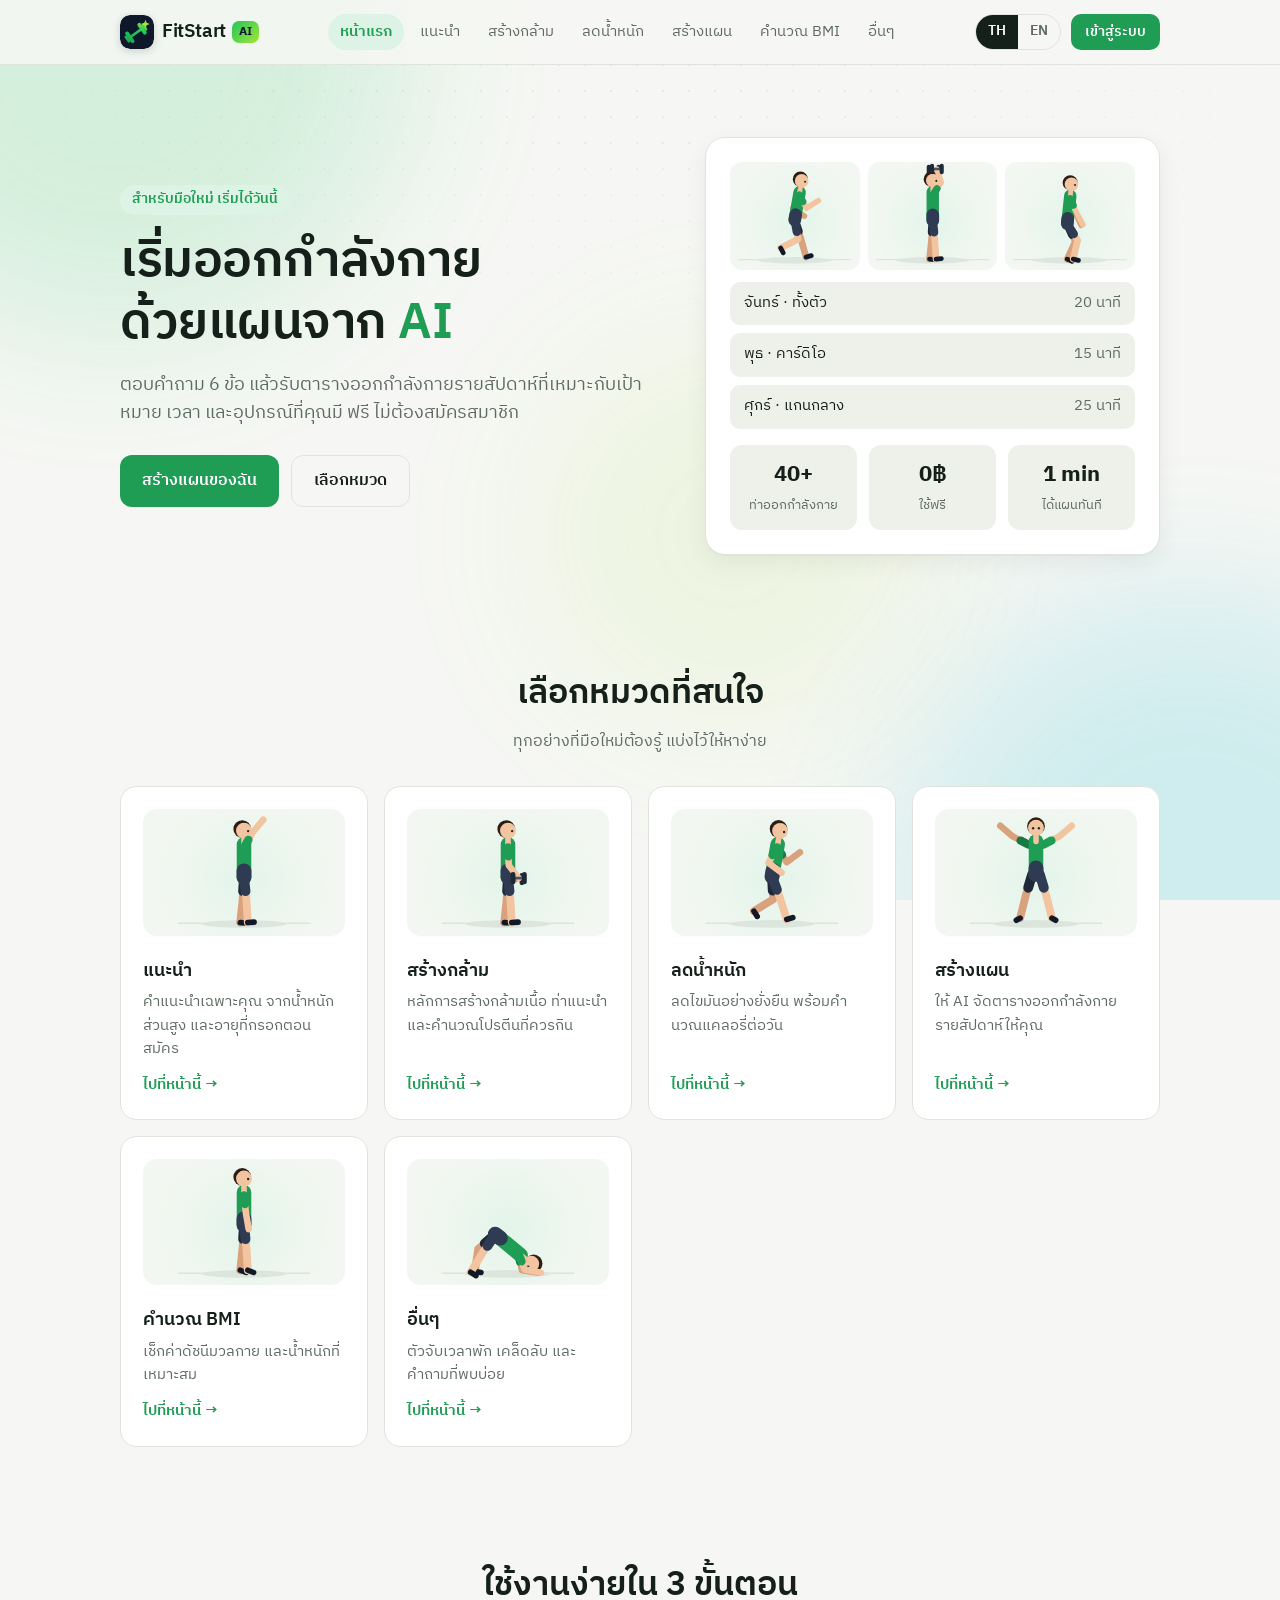
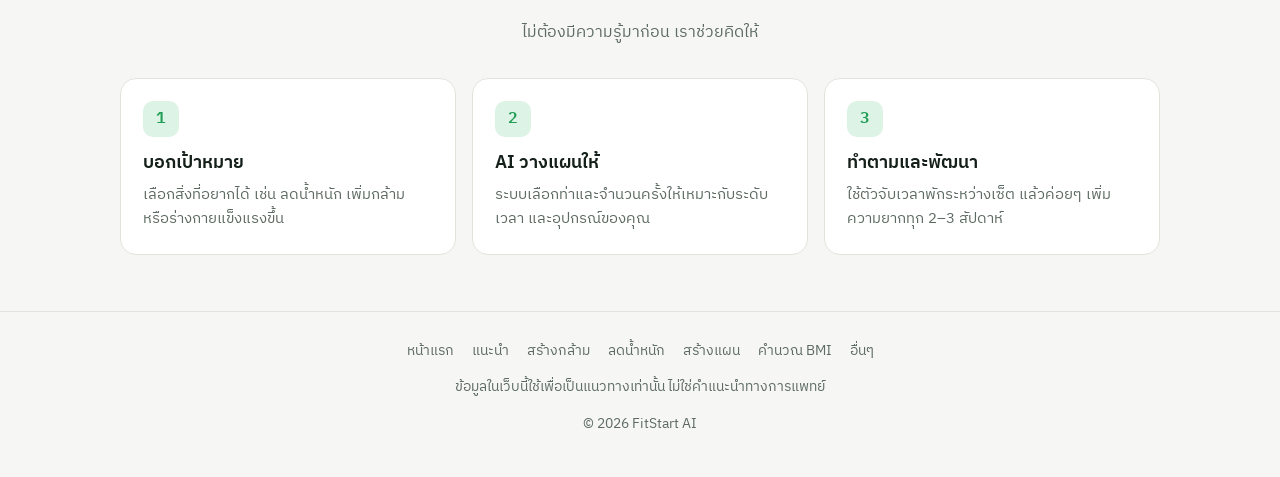
<file: index.html>
<!DOCTYPE html>
<html lang="th">
<head>
<meta charset="UTF-8">
<meta name="viewport" content="width=device-width, initial-scale=1.0">
<title>FitStart AI</title>
<link rel="icon" href="img/logo.svg" type="image/svg+xml">
<link rel="preconnect" href="https://fonts.googleapis.com">
<link rel="preconnect" href="https://fonts.gstatic.com" crossorigin>
<link href="https://fonts.googleapis.com/css2?family=IBM+Plex+Sans+Thai:wght@300;400;500;600&display=swap" rel="stylesheet">
<link rel="stylesheet" href="css/style.css?v=202611041937">
</head>
<body data-page="home">
<!-- ส่วนหัว เมนู และส่วนท้าย ถูกเพิ่มอัตโนมัติจาก js/layout.js -->

<main>
  <!-- Hero -->
  <div class="wrap hero">
    <div>
      <span class="pill"><span data-i18n="heroPill"></span></span>
      <h1 data-i18n-html="heroTitle"></h1>
      <p class="lead" data-i18n="heroLead"></p>
      <div class="btn-row">
        <a href="planner.html" class="btn" data-i18n="heroCta"></a>
        <a href="#topics" class="btn ghost" data-i18n="heroCta2"></a>
      </div>
    </div>
    <div class="hero-card" aria-hidden="true">
      <div class="hero-figs"><div class="fig" data-fig="run"></div><div class="fig" data-fig="dbpress"></div><div class="fig" data-fig="squat"></div></div>
      <div class="mini-plan">
        <div><span data-i18n="miniD1"></span><span data-i18n="mini20"></span></div>
        <div><span data-i18n="miniD2"></span><span data-i18n="mini15"></span></div>
        <div><span data-i18n="miniD3"></span><span data-i18n="mini25"></span></div>
      </div>
      <div class="stat-row">
        <div class="stat"><b>40+</b><span data-i18n="statEx"></span></div>
        <div class="stat"><b>0฿</b><span data-i18n="statFree"></span></div>
        <div class="stat"><b>1 min</b><span data-i18n="statFast"></span></div>
      </div>
    </div>
  </div>

  <!-- Categories -->
  <section id="topics">
    <div class="wrap">
      <div class="sec-head">
        <h2 data-i18n="catTitle"></h2>
        <p data-i18n="catSub"></p>
      </div>
      <div class="cats">
        <a class="cat" href="for-you.html"><div class="fig" data-fig="wave"></div><h3 data-i18n="navForYou"></h3><p data-i18n="cForYouD"></p><span class="go" data-i18n="go"></span></a>
        <a class="cat" href="muscle.html"><div class="fig" data-fig="curl"></div><h3 data-i18n="navMuscle"></h3><p data-i18n="cMuscleD"></p><span class="go" data-i18n="go"></span></a>
        <a class="cat" href="weight-loss.html"><div class="fig" data-fig="run"></div><h3 data-i18n="navLose"></h3><p data-i18n="cLoseD"></p><span class="go" data-i18n="go"></span></a>
        <a class="cat" href="planner.html"><div class="fig" data-fig="jj"></div><h3 data-i18n="navPlan"></h3><p data-i18n="cPlanD"></p><span class="go" data-i18n="go"></span></a>
        <a class="cat" href="bmi.html"><div class="fig" data-fig="calf"></div><h3 data-i18n="navBmi"></h3><p data-i18n="cBmiD"></p><span class="go" data-i18n="go"></span></a>
        <a class="cat" href="more.html"><div class="fig" data-fig="dog"></div><h3 data-i18n="navMore"></h3><p data-i18n="cMoreD"></p><span class="go" data-i18n="go"></span></a>
      </div>
    </div>
  </section>

  <!-- How it works -->
  <section id="how">
    <div class="wrap">
      <div class="sec-head">
        <h2 data-i18n="howTitle"></h2>
        <p data-i18n="howSub"></p>
      </div>
      <div class="steps">
        <div class="step"><div class="num">1</div><h3 data-i18n="s1t"></h3><p data-i18n="s1d"></p></div>
        <div class="step"><div class="num">2</div><h3 data-i18n="s2t"></h3><p data-i18n="s2d"></p></div>
        <div class="step"><div class="num">3</div><h3 data-i18n="s3t"></h3><p data-i18n="s3d"></p></div>
      </div>
    </div>
  </section>
</main>

<script src="js/i18n.js"></script>
<script src="js/data.js?v=202611041937"></script>
<script src="js/utils.js?v=202611041937"></script>
<script src="js/icons.js?v=202611041937"></script>
<script src="js/figures.js?v=202611041937"></script>
<script src="js/layout.js?v=202611041937"></script>
<script src="js/auth.js?v=202611041937"></script>
<script src="js/main.js?v=202611041937"></script>
</body>
</html>
</file>
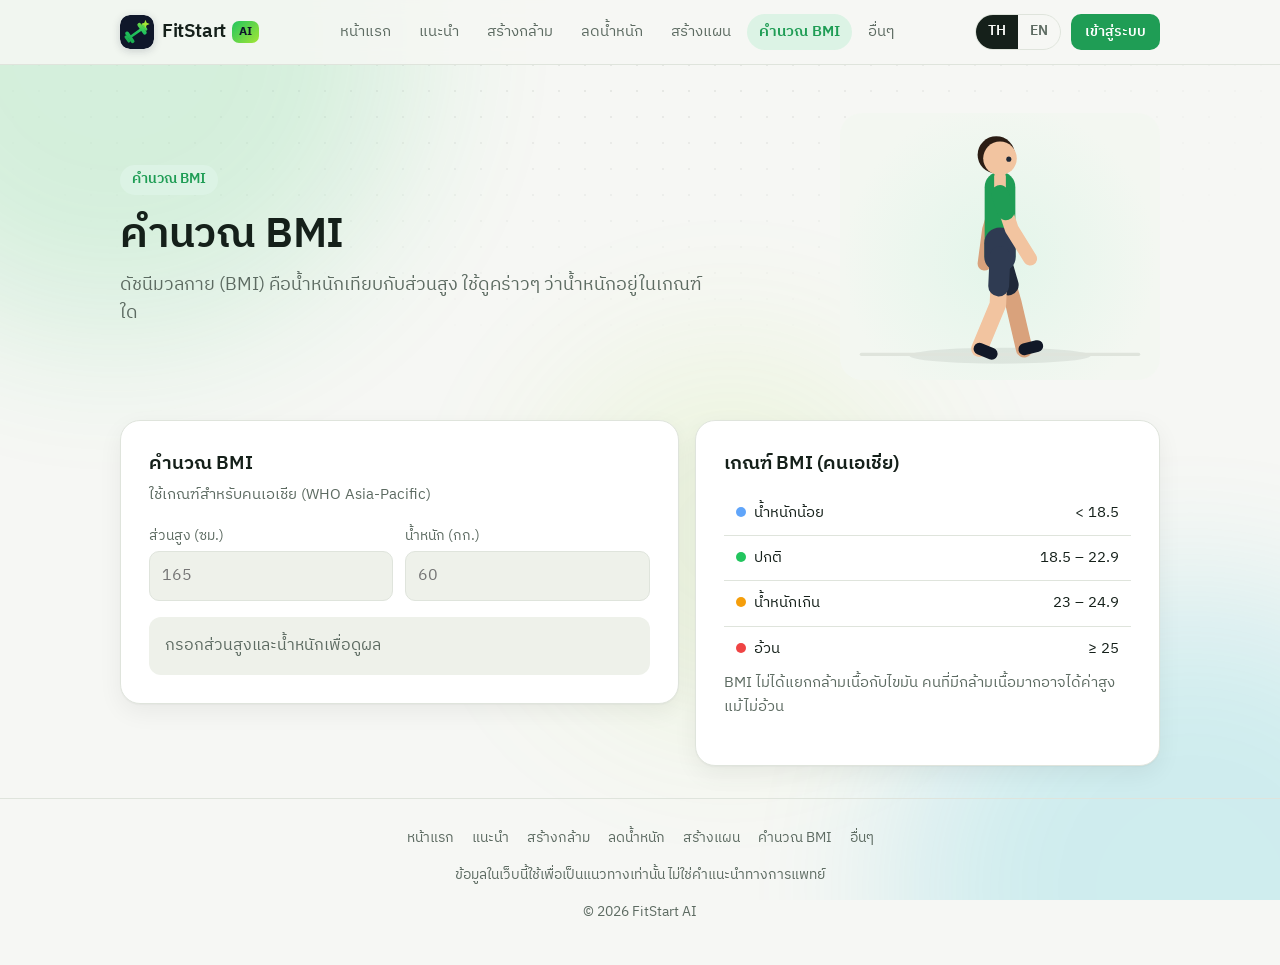
<file: bmi.html>
<!DOCTYPE html>
<html lang="th">
<head>
<meta charset="UTF-8">
<meta name="viewport" content="width=device-width, initial-scale=1.0">
<title>คำนวณ BMI · FitStart AI</title>
<link rel="icon" href="img/logo.svg" type="image/svg+xml">
<link rel="preconnect" href="https://fonts.googleapis.com">
<link rel="preconnect" href="https://fonts.gstatic.com" crossorigin>
<link href="https://fonts.googleapis.com/css2?family=IBM+Plex+Sans+Thai:wght@300;400;500;600&display=swap" rel="stylesheet">
<link rel="stylesheet" href="css/style.css?v=202611041937">
</head>
<body data-page="bmi">

<main>
  <div class="wrap page-hero has-fig">
    <div>
      <span class="pill"><span data-i18n="bmiPill"></span></span>
      <h1 data-i18n="bmiTitle"></h1>
      <p class="lead" data-i18n="bmiLead"></p>
    </div>
    <div class="fig hero-fig" data-fig="walk"></div>
  </div>

  <section class="tight">
    <div class="wrap two-col">
      <div class="panel tool">
        <h3 data-i18n="bmiTitle"></h3>
        <p data-i18n="bmiSub"></p>
        <div class="field-row">
          <div class="field">
            <label for="h" data-i18n="height"></label>
            <input id="h" type="number" inputmode="decimal" min="100" max="230" placeholder="165">
          </div>
          <div class="field">
            <label for="w" data-i18n="weight"></label>
            <input id="w" type="number" inputmode="decimal" min="25" max="250" placeholder="60">
          </div>
        </div>
        <div class="bmi-out" id="bmiOut"></div>
      </div>

      <div class="panel tool">
        <h3 data-i18n="bmiTableTitle"></h3>
        <table class="bmi-table" style="margin-top:12px"><tbody id="bmiTable"></tbody></table>
        <p class="hint" data-i18n="bmiNote"></p>
      </div>
    </div>
  </section>
</main>

<script src="js/i18n.js"></script>
<script src="js/data.js?v=202611041937"></script>
<script src="js/utils.js?v=202611041937"></script>
<script src="js/icons.js?v=202611041937"></script>
<script src="js/figures.js?v=202611041937"></script>
<script src="js/layout.js?v=202611041937"></script>
<script src="js/auth.js?v=202611041937"></script>
<script src="js/bmi.js?v=202611041937"></script>
<script src="js/main.js?v=202611041937"></script>
</body>
</html>
</file>
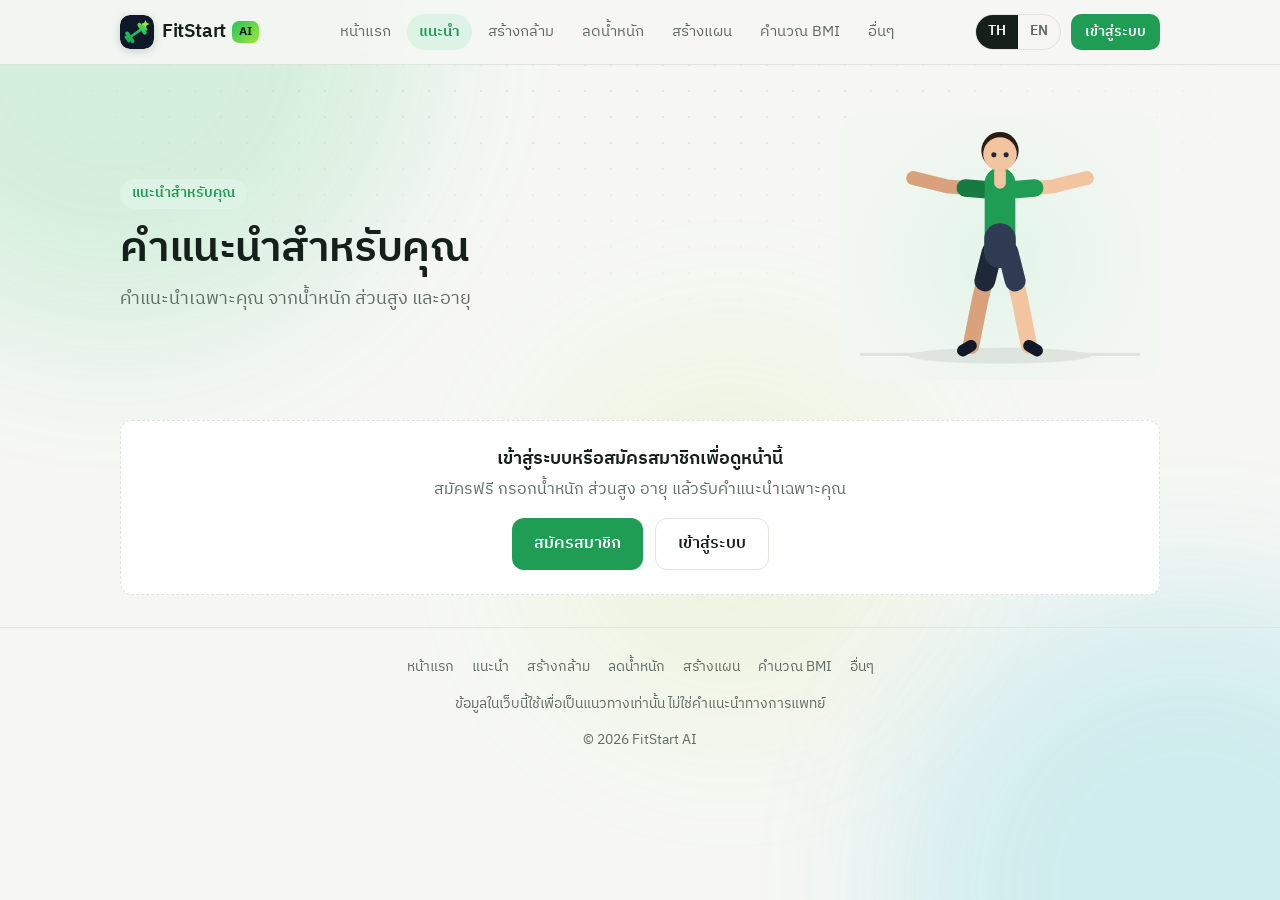
<file: for-you.html>
<!DOCTYPE html>
<html lang="th">
<head>
<meta charset="UTF-8">
<meta name="viewport" content="width=device-width, initial-scale=1.0">
<title>แนะนำสำหรับคุณ · FitStart AI</title>
<link rel="icon" href="img/logo.svg" type="image/svg+xml">
<link rel="preconnect" href="https://fonts.googleapis.com">
<link rel="preconnect" href="https://fonts.gstatic.com" crossorigin>
<link href="https://fonts.googleapis.com/css2?family=IBM+Plex+Sans+Thai:wght@300;400;500;600&display=swap" rel="stylesheet">
<link rel="stylesheet" href="css/style.css?v=202611041937">
</head>
<body data-page="foryou">

<main>
  <div class="wrap page-hero has-fig">
    <div>
      <span class="pill"><span data-i18n="rPill"></span></span>
      <h1 data-i18n="rTitle"></h1>
      <p class="lead" id="fyLead"></p>
    </div>
    <div class="fig hero-fig" data-fig="jj"></div>
  </div>

  <!-- Not logged in -->
  <section class="tight" id="fyGuest" hidden>
    <div class="wrap">
      <div class="empty">
        <p style="font-size:1.1rem;color:var(--text);font-weight:600;margin:0 0 4px" data-i18n="needLogin"></p>
        <p style="margin:0 0 16px" data-i18n="needLoginSub"></p>
        <div class="btn-row" style="justify-content:center">
          <button type="button" class="btn" id="fySignup" data-i18n="signup"></button>
          <button type="button" class="btn ghost" id="fyLogin" data-i18n="login"></button>
        </div>
      </div>
    </div>
  </section>

  <!-- Logged in, but body details missing -->
  <section class="tight" id="fyNoBody" hidden>
    <div class="wrap">
      <div class="empty">
        <p style="font-size:1.1rem;color:var(--text);font-weight:600;margin:0 0 4px" data-i18n="needProfile"></p>
        <p style="margin:0 0 16px" data-i18n="needProfileSub"></p>
        <a class="btn" href="profile.html" data-i18n="goProfile"></a>
      </div>
    </div>
  </section>

  <!-- Recommendations -->
  <div id="fyMain" hidden>
    <section class="tight">
      <div class="wrap two-col">
        <div class="panel">
          <h2 class="panel-title" data-i18n="rGoalTitle"></h2>
          <div id="fyGoal"></div>
        </div>
        <div class="panel">
          <h2 class="panel-title" data-i18n="rPlanTitle"></h2>
          <div id="fyPlan"></div>
        </div>
      </div>
    </section>

    <section class="tight">
      <div class="wrap">
        <div class="panel">
          <h2 class="panel-title" data-i18n="rNumbers"></h2>
          <div class="result-row" id="fyNumbers"></div>
          <div class="field" style="margin-top:16px;max-width:420px">
            <label for="fyAct" data-i18n="activity"></label>
            <select id="fyAct"></select>
          </div>
          <p class="hint" data-i18n="rActNote"></p>
        </div>
      </div>
    </section>

    <section class="tight">
      <div class="wrap">
        <div class="sec-head">
          <h2 data-i18n="rExTitle"></h2>
          <p data-i18n="rExSub"></p>
        </div>
        <div class="ex-grid" id="fyEx"></div>
      </div>
    </section>

    <section class="tight">
      <div class="wrap">
        <div class="panel">
          <h2 class="panel-title" data-i18n="rTipsTitle"></h2>
          <ul class="tip-list" id="fyTips"></ul>
        </div>
      </div>
    </section>
  </div>
</main>

<script src="js/i18n.js"></script>
<script src="js/data.js?v=202611041937"></script>
<script src="js/utils.js?v=202611041937"></script>
<script src="js/icons.js?v=202611041937"></script>
<script src="js/figures.js?v=202611041937"></script>
<script src="js/layout.js?v=202611041937"></script>
<script src="js/auth.js?v=202611041937"></script>
<script src="js/for-you.js?v=202611041937"></script>
<script src="js/main.js?v=202611041937"></script>
</body>
</html>
</file>
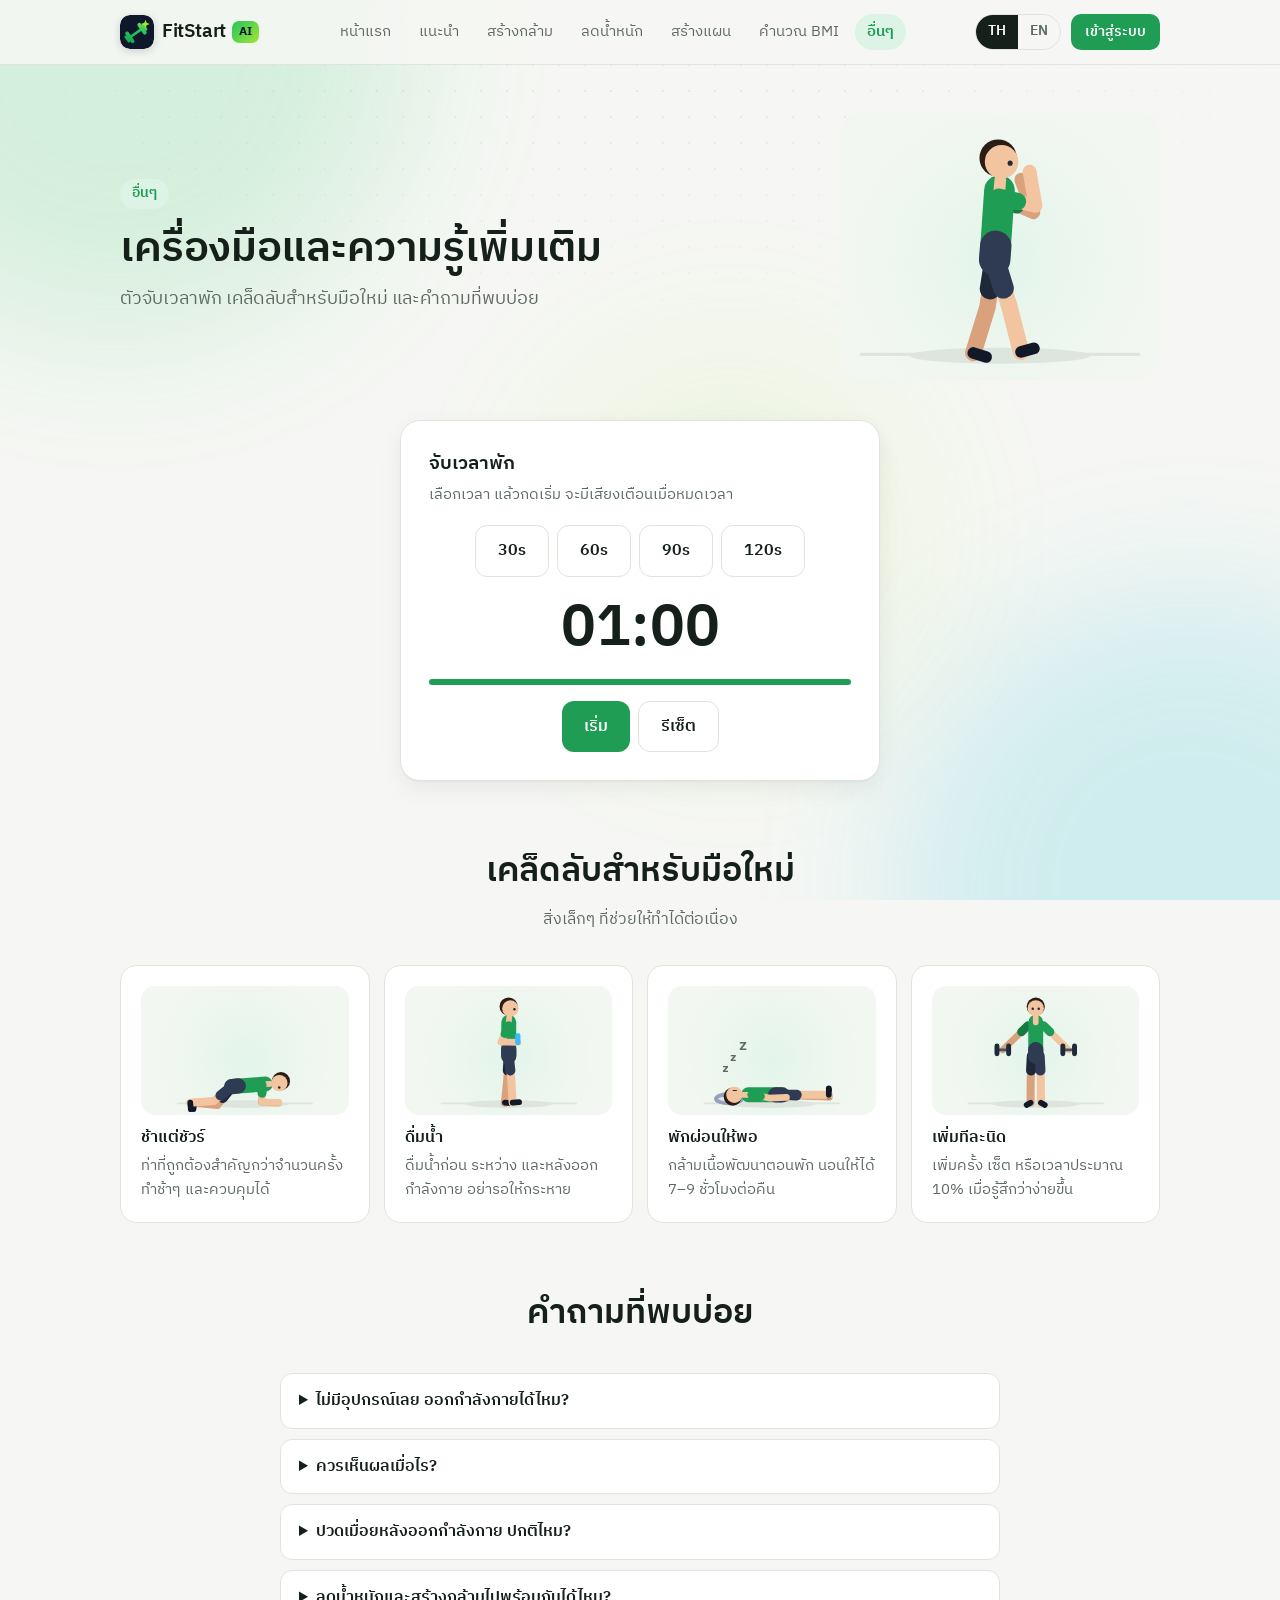
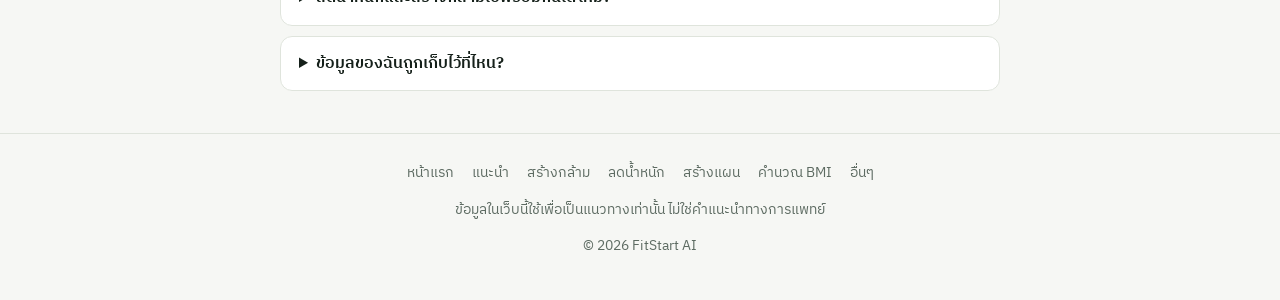
<file: more.html>
<!DOCTYPE html>
<html lang="th">
<head>
<meta charset="UTF-8">
<meta name="viewport" content="width=device-width, initial-scale=1.0">
<title>อื่นๆ · FitStart AI</title>
<link rel="icon" href="img/logo.svg" type="image/svg+xml">
<link rel="preconnect" href="https://fonts.googleapis.com">
<link rel="preconnect" href="https://fonts.gstatic.com" crossorigin>
<link href="https://fonts.googleapis.com/css2?family=IBM+Plex+Sans+Thai:wght@300;400;500;600&display=swap" rel="stylesheet">
<link rel="stylesheet" href="css/style.css?v=202611041937">
</head>
<body data-page="more">

<main>
  <div class="wrap page-hero has-fig">
    <div>
      <span class="pill"><span data-i18n="morePill"></span></span>
      <h1 data-i18n="moreTitle"></h1>
      <p class="lead" data-i18n="moreLead"></p>
    </div>
    <div class="fig hero-fig" data-fig="boxstep"></div>
  </div>

  <!-- Rest timer -->
  <section class="tight" id="timer">
    <div class="wrap" style="max-width:520px">
      <div class="panel tool">
        <h3 data-i18n="timerTitle"></h3>
        <p data-i18n="timerSub"></p>
        <div class="center" id="presets">
          <button type="button" class="btn ghost" data-sec="30">30s</button>
          <button type="button" class="btn ghost" data-sec="60">60s</button>
          <button type="button" class="btn ghost" data-sec="90">90s</button>
          <button type="button" class="btn ghost" data-sec="120">120s</button>
        </div>
        <div class="timer-display" id="tDisplay">01:00</div>
        <div class="timer-ring"><div id="tBar"></div></div>
        <div class="center">
          <button type="button" class="btn" id="tStart"></button>
          <button type="button" class="btn ghost" id="tReset" data-i18n="reset"></button>
        </div>
      </div>
    </div>
  </section>

  <!-- Tips -->
  <section class="tight" id="tips">
    <div class="wrap">
      <div class="sec-head">
        <h2 data-i18n="tipsTitle"></h2>
        <p data-i18n="tipsSub"></p>
      </div>
      <div class="tips">
        <div class="tip"><div class="fig" data-fig="plank"></div><h3 data-i18n="t1t"></h3><p data-i18n="t1d"></p></div>
        <div class="tip"><div class="fig" data-fig="drink"></div><h3 data-i18n="t2t"></h3><p data-i18n="t2d"></p></div>
        <div class="tip"><div class="fig" data-fig="sleep"></div><h3 data-i18n="t3t"></h3><p data-i18n="t3d"></p></div>
        <div class="tip"><div class="fig" data-fig="lateralraise"></div><h3 data-i18n="t4t"></h3><p data-i18n="t4d"></p></div>
      </div>
    </div>
  </section>

  <!-- FAQ -->
  <section class="tight" id="faq">
    <div class="wrap faq">
      <div class="sec-head"><h2 data-i18n="faqTitle"></h2></div>
      <details><summary data-i18n="f1q"></summary><p data-i18n="f1a"></p></details>
      <details><summary data-i18n="f2q"></summary><p data-i18n="f2a"></p></details>
      <details><summary data-i18n="f3q"></summary><p data-i18n="f3a"></p></details>
      <details><summary data-i18n="f5q"></summary><p data-i18n="f5a"></p></details>
      <details><summary data-i18n="f4q"></summary><p data-i18n="f4a"></p></details>
    </div>
  </section>
</main>

<script src="js/i18n.js"></script>
<script src="js/data.js?v=202611041937"></script>
<script src="js/utils.js?v=202611041937"></script>
<script src="js/icons.js?v=202611041937"></script>
<script src="js/figures.js?v=202611041937"></script>
<script src="js/layout.js?v=202611041937"></script>
<script src="js/auth.js?v=202611041937"></script>
<script src="js/timer.js?v=202611041937"></script>
<script src="js/main.js?v=202611041937"></script>
</body>
</html>
</file>
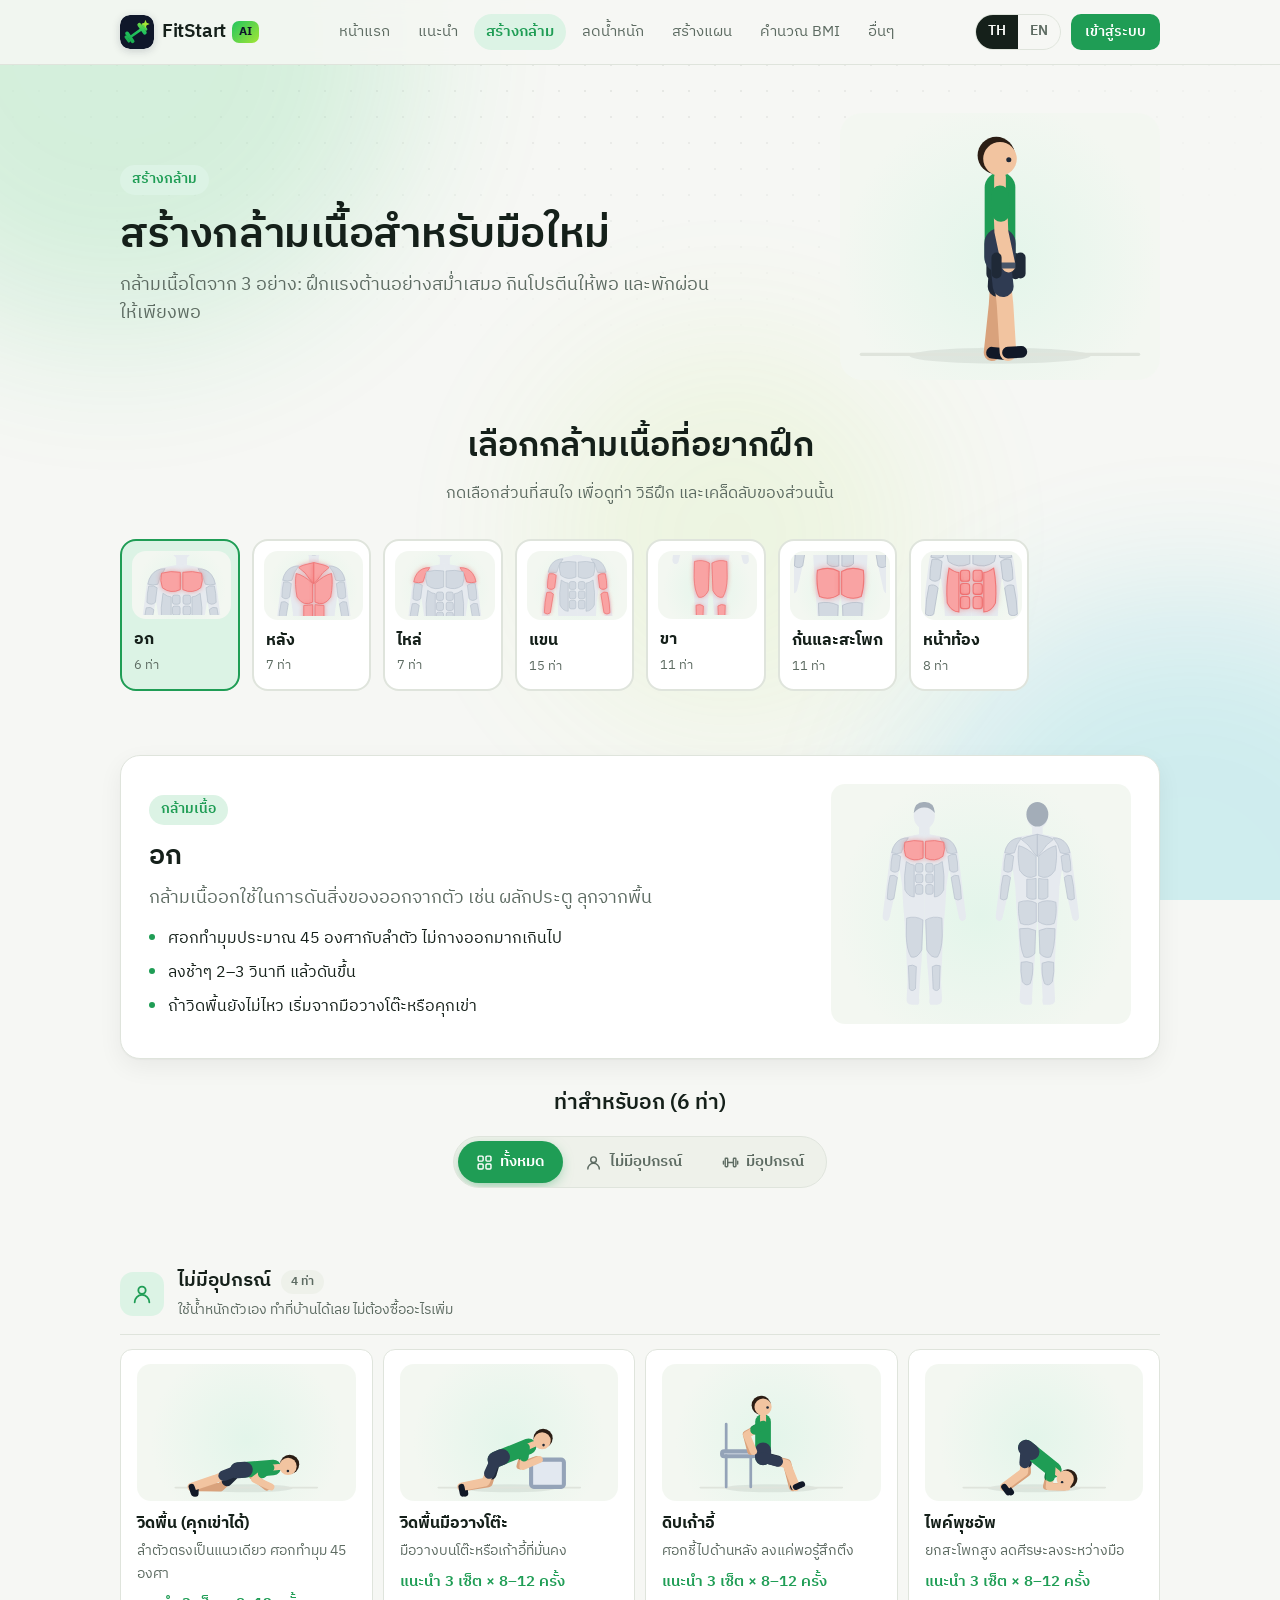
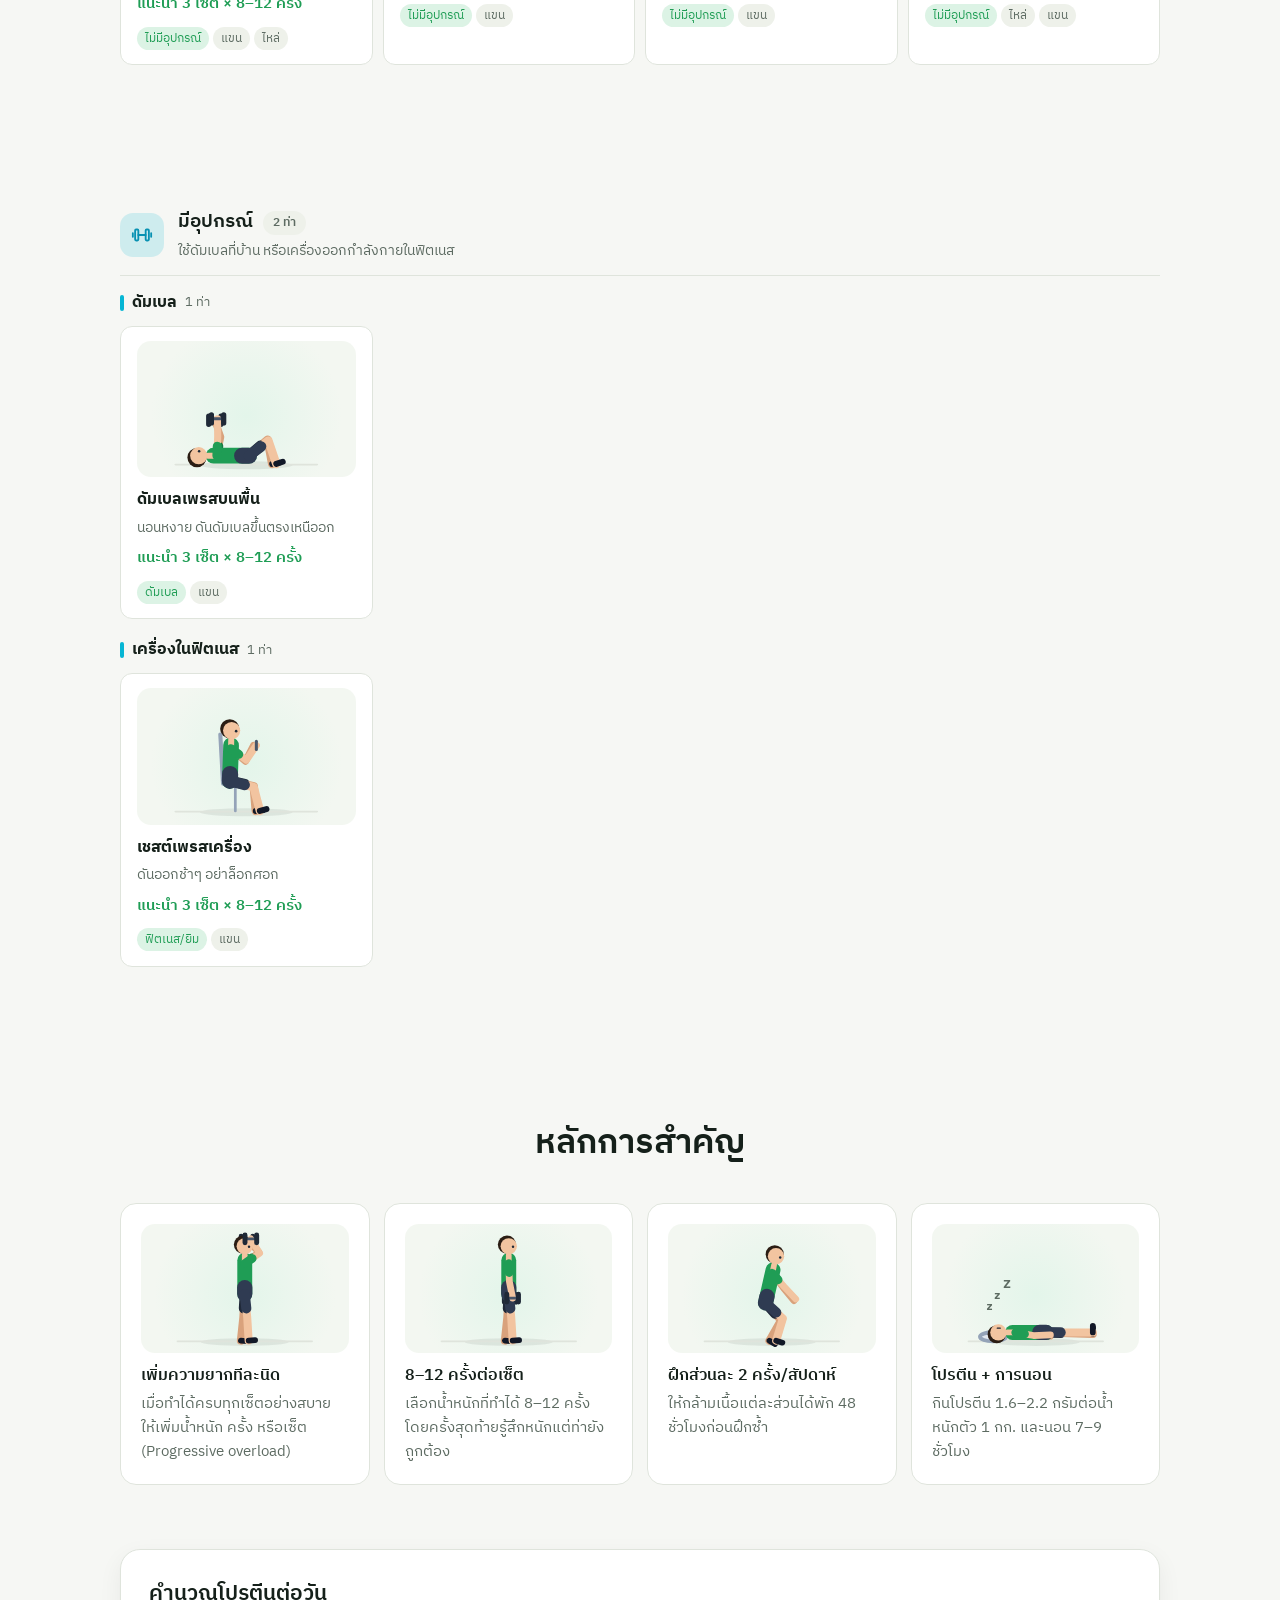
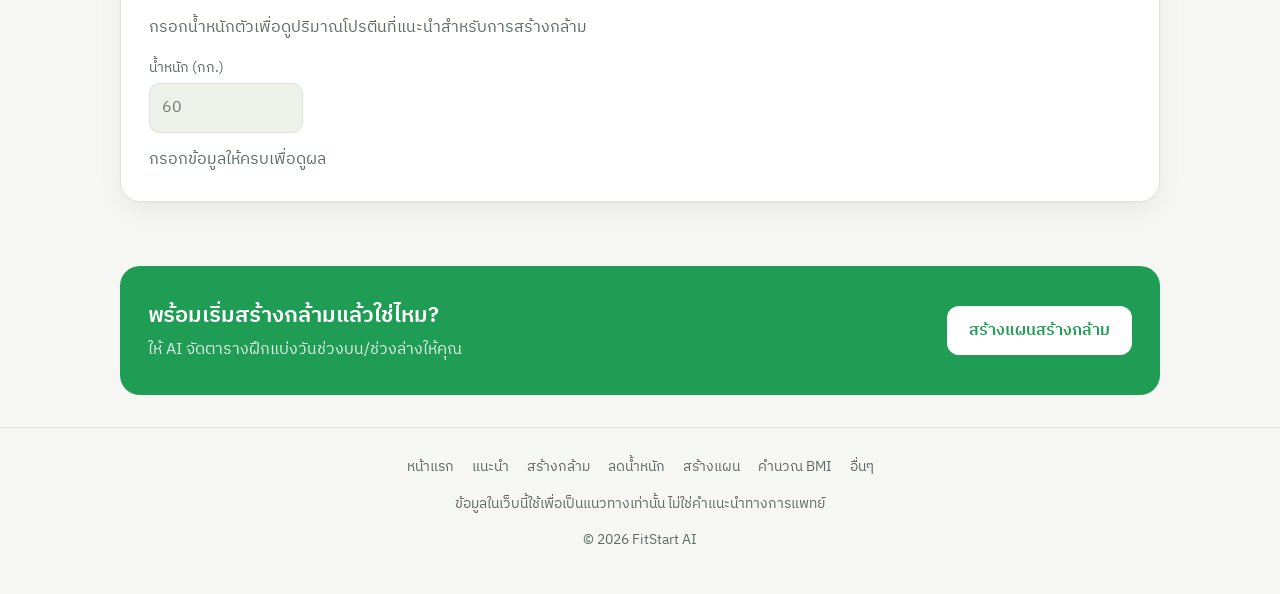
<file: muscle.html>
<!DOCTYPE html>
<html lang="th">
<head>
<meta charset="UTF-8">
<meta name="viewport" content="width=device-width, initial-scale=1.0">
<title>สร้างกล้าม · FitStart AI</title>
<link rel="icon" href="img/logo.svg" type="image/svg+xml">
<link rel="preconnect" href="https://fonts.googleapis.com">
<link rel="preconnect" href="https://fonts.gstatic.com" crossorigin>
<link href="https://fonts.googleapis.com/css2?family=IBM+Plex+Sans+Thai:wght@300;400;500;600&display=swap" rel="stylesheet">
<link rel="stylesheet" href="css/style.css?v=202611041937">
</head>
<body data-page="muscle">

<main>
  <div class="wrap page-hero has-fig">
    <div>
      <span class="pill"><span data-i18n="mPill"></span></span>
      <h1 data-i18n="mTitle"></h1>
      <p class="lead" data-i18n="mLead"></p>
    </div>
    <div class="fig hero-fig" data-fig="curl"></div>
  </div>

  <!-- Muscle groups: pick one, see its exercises (js/muscle-groups.js) -->
  <section class="tight" id="groups">
    <div class="wrap">
      <div class="sec-head">
        <h2 data-i18n="mgTitle"></h2>
        <p data-i18n="mgSub"></p>
      </div>
      <div class="mg-grid" id="mgGrid"></div>
    </div>
  </section>

  <section class="tight" id="mgDetail"></section>

  <!-- Principles -->
  <section class="tight">
    <div class="wrap">
      <div class="sec-head"><h2 data-i18n="prinTitle"></h2></div>
      <div class="cards">
        <div class="tip"><div class="fig" data-fig="dbpress"></div><h3 data-i18n="mp1t"></h3><p data-i18n="mp1d"></p></div>
        <div class="tip"><div class="fig" data-fig="curl"></div><h3 data-i18n="mp2t"></h3><p data-i18n="mp2d"></p></div>
        <div class="tip"><div class="fig" data-fig="squat"></div><h3 data-i18n="mp3t"></h3><p data-i18n="mp3d"></p></div>
        <div class="tip"><div class="fig" data-fig="sleep"></div><h3 data-i18n="mp4t"></h3><p data-i18n="mp4d"></p></div>
      </div>
    </div>
  </section>

  <!-- Protein calculator -->
  <section class="tight">
    <div class="wrap">
      <div class="panel">
        <h2 style="margin:0 0 4px;font-size:1.3rem" data-i18n="protTitle"></h2>
        <p style="margin:0 0 16px;color:var(--muted)" data-i18n="protSub"></p>
        <div class="calc-grid">
          <div class="field">
            <label for="pw" data-i18n="weight"></label>
            <input id="pw" type="number" inputmode="decimal" min="25" max="250" placeholder="60">
          </div>
        </div>
        <div id="protOut"></div>
      </div>
    </div>
  </section>

  <section class="tight">
    <div class="wrap">
      <div class="cta">
        <div><h2 data-i18n="mCta"></h2><p data-i18n="mCtaSub"></p></div>
        <a href="planner.html?goal=muscle" class="btn" data-i18n="mCtaBtn"></a>
      </div>
    </div>
  </section>
</main>

<script src="js/i18n.js"></script>
<script src="js/data.js?v=202611041937"></script>
<script src="js/utils.js?v=202611041937"></script>
<script src="js/icons.js?v=202611041937"></script>
<script src="js/figures.js?v=202611041937"></script>
<script src="js/layout.js?v=202611041937"></script>
<script src="js/auth.js?v=202611041937"></script>
<script src="js/bodymap.js?v=202611041937"></script>
<script src="js/muscle-groups.js?v=202611041937"></script>
<script src="js/calculators.js?v=202611041937"></script>
<script src="js/main.js?v=202611041937"></script>
</body>
</html>
</file>
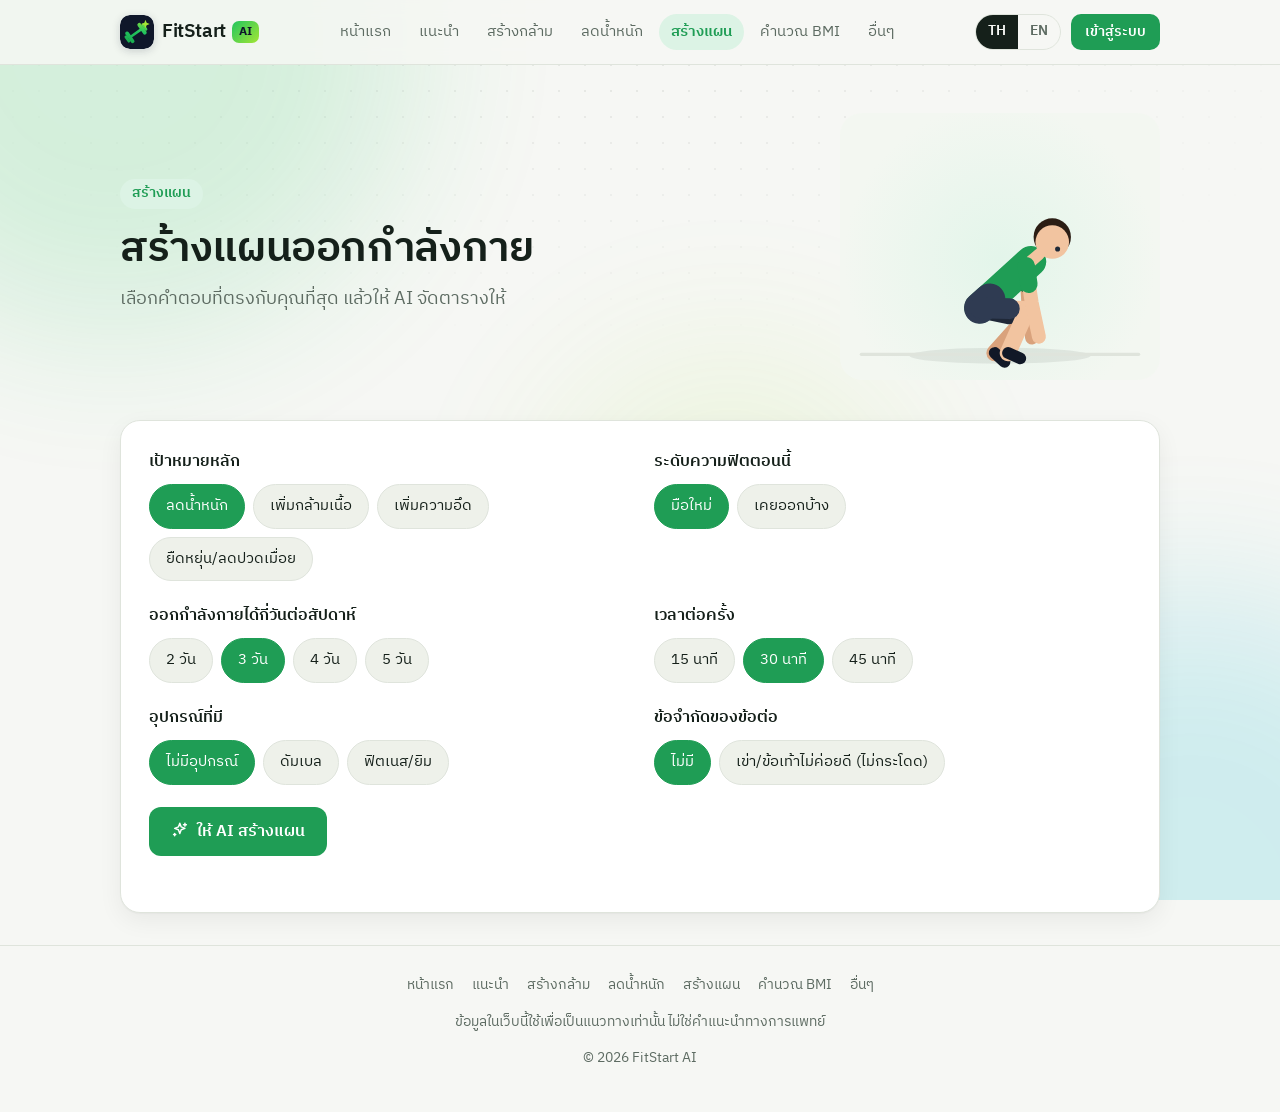
<file: planner.html>
<!DOCTYPE html>
<html lang="th">
<head>
<meta charset="UTF-8">
<meta name="viewport" content="width=device-width, initial-scale=1.0">
<title>สร้างแผน · FitStart AI</title>
<link rel="icon" href="img/logo.svg" type="image/svg+xml">
<link rel="preconnect" href="https://fonts.googleapis.com">
<link rel="preconnect" href="https://fonts.gstatic.com" crossorigin>
<link href="https://fonts.googleapis.com/css2?family=IBM+Plex+Sans+Thai:wght@300;400;500;600&display=swap" rel="stylesheet">
<link rel="stylesheet" href="css/style.css?v=202611041937">
</head>
<body data-page="plan">

<main>
  <div class="wrap page-hero has-fig">
    <div>
      <span class="pill"><span data-i18n="planPill"></span></span>
      <h1 data-i18n="planTitle"></h1>
      <p class="lead" data-i18n="planSub"></p>
    </div>
    <div class="fig hero-fig" data-fig="burpee"></div>
  </div>

  <section class="tight">
    <div class="wrap">
      <div class="panel">
        <form id="planForm">
          <div class="form-grid">
            <div class="q">
              <div class="q-label" data-i18n="qGoal"></div>
              <div class="chips" data-group="goal"></div>
            </div>
            <div class="q">
              <div class="q-label" data-i18n="qLevel"></div>
              <div class="chips" data-group="level"></div>
            </div>
            <div class="q">
              <div class="q-label" data-i18n="qDays"></div>
              <div class="chips" data-group="days"></div>
            </div>
            <div class="q">
              <div class="q-label" data-i18n="qTime"></div>
              <div class="chips" data-group="time"></div>
            </div>
            <div class="q">
              <div class="q-label" data-i18n="qEquip"></div>
              <div class="chips" data-group="equip"></div>
            </div>
            <div class="q">
              <div class="q-label" data-i18n="qImpact"></div>
              <div class="chips" data-group="impact"></div>
            </div>
          </div>
          <button type="submit" class="btn"><i data-icon="sparkle"></i><span data-i18n="generate"></span></button>
        </form>
        <div id="plan" aria-live="polite"></div>
      </div>
    </div>
  </section>

  <!-- My plans (logged-in only) -->
  <section id="myplans" hidden>
    <div class="wrap">
      <div class="sec-head">
        <h2 data-i18n="myPlans"></h2>
        <p data-i18n="myPlansSub"></p>
      </div>
      <div class="saved-list" id="savedList"></div>
    </div>
  </section>
</main>

<script src="js/i18n.js"></script>
<script src="js/data.js?v=202611041937"></script>
<script src="js/utils.js?v=202611041937"></script>
<script src="js/icons.js?v=202611041937"></script>
<script src="js/figures.js?v=202611041937"></script>
<script src="js/layout.js?v=202611041937"></script>
<script src="js/auth.js?v=202611041937"></script>
<script src="js/planner.js?v=202611041937"></script>
<script src="js/main.js?v=202611041937"></script>
</body>
</html>
</file>
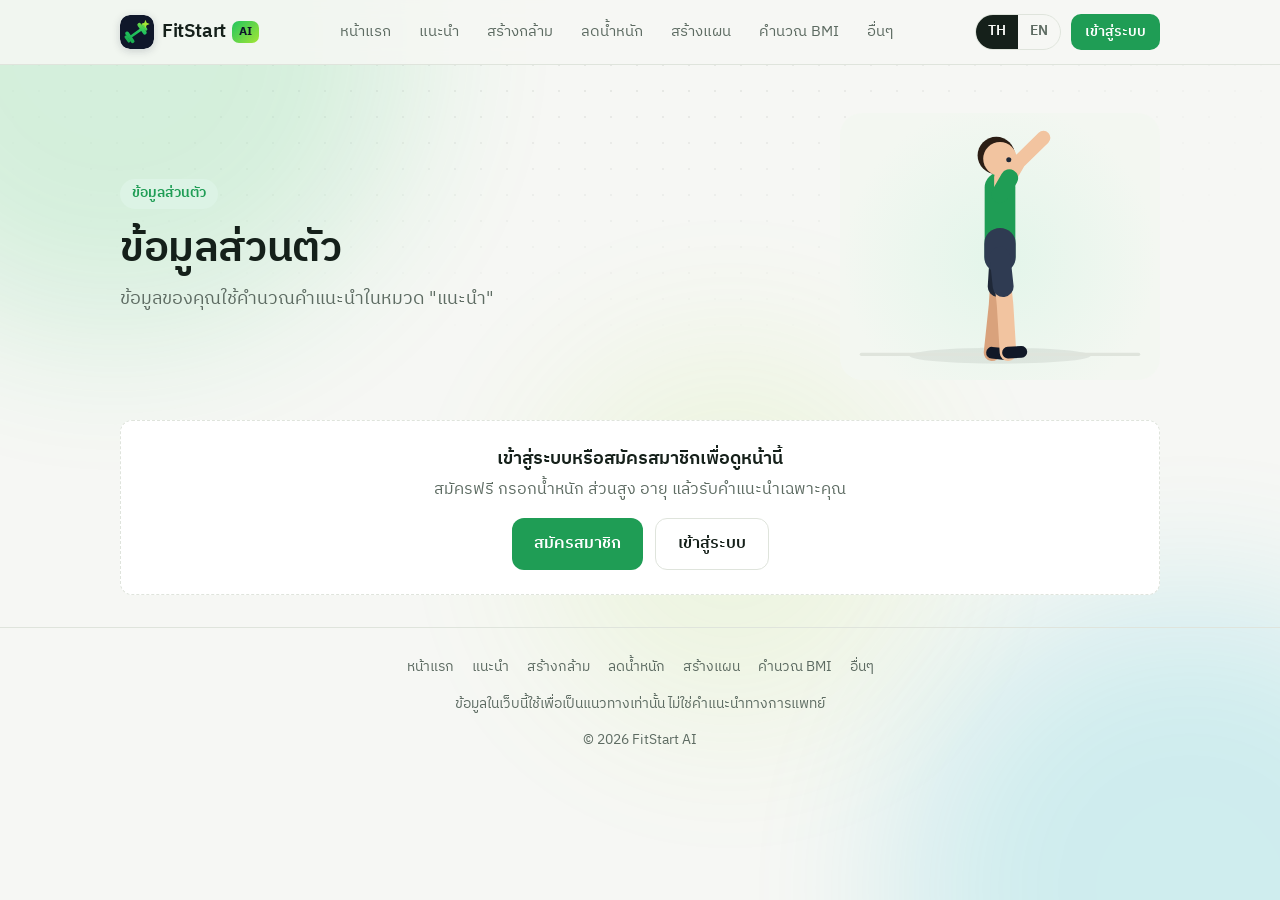
<file: profile.html>
<!DOCTYPE html>
<html lang="th">
<head>
<meta charset="UTF-8">
<meta name="viewport" content="width=device-width, initial-scale=1.0">
<title>ข้อมูลส่วนตัว · FitStart AI</title>
<link rel="icon" href="img/logo.svg" type="image/svg+xml">
<link rel="preconnect" href="https://fonts.googleapis.com">
<link rel="preconnect" href="https://fonts.gstatic.com" crossorigin>
<link href="https://fonts.googleapis.com/css2?family=IBM+Plex+Sans+Thai:wght@300;400;500;600&display=swap" rel="stylesheet">
<link rel="stylesheet" href="css/style.css?v=202611041937">
</head>
<body data-page="profile">

<main>
  <div class="wrap page-hero has-fig">
    <div>
      <span class="pill"><span data-i18n="pPill"></span></span>
      <h1 data-i18n="pTitle"></h1>
      <p class="lead" data-i18n="pLead"></p>
    </div>
    <div class="fig hero-fig" data-fig="wave"></div>
  </div>

  <!-- Not logged in -->
  <section class="tight" id="pGuest" hidden>
    <div class="wrap">
      <div class="empty">
        <p style="font-size:1.1rem;color:var(--text);font-weight:600;margin:0 0 4px" data-i18n="needLogin"></p>
        <p style="margin:0 0 16px" data-i18n="needLoginSub"></p>
        <div class="btn-row" style="justify-content:center">
          <button type="button" class="btn" id="pSignup" data-i18n="signup"></button>
          <button type="button" class="btn ghost" id="pLogin" data-i18n="login"></button>
        </div>
      </div>
    </div>
  </section>

  <!-- Logged in -->
  <div id="pMain" hidden>
    <section class="tight">
      <div class="wrap">
        <div class="panel">
          <div class="profile-head">
            <span class="avatar big" id="pAvatar"></span>
            <div>
              <h2 id="pName" style="margin:0;font-size:1.4rem"></h2>
              <div id="pEmail" style="color:var(--muted)"></div>
              <small id="pSince" style="color:var(--muted)"></small>
            </div>
          </div>
          <div class="result-row" id="pStats" style="margin-top:20px"></div>
          <div class="btn-row" style="margin-top:18px">
            <a class="btn" href="for-you.html" data-i18n="seeForYou"></a>
            <a class="btn ghost" href="planner.html#myplans"><span id="pPlans"></span>&nbsp;·&nbsp;<span data-i18n="seePlans"></span></a>
          </div>
        </div>
      </div>
    </section>

    <section class="tight">
      <div class="wrap">
        <div class="panel">
          <h2 style="margin:0 0 16px;font-size:1.25rem" data-i18n="editTitle"></h2>
          <form id="profileForm" novalidate>
            <div class="field" style="margin-bottom:12px">
              <label for="fName" data-i18n="name"></label>
              <input id="fName" type="text" maxlength="40" autocomplete="name">
            </div>
            <div class="calc-grid">
              <div class="field">
                <label for="fSex" data-i18n="sex"></label>
                <select id="fSex"><option value="m"></option><option value="f"></option></select>
              </div>
              <div class="field">
                <label for="fAge" data-i18n="age"></label>
                <input id="fAge" type="number" inputmode="numeric" min="13" max="90">
              </div>
              <div class="field">
                <label for="fH" data-i18n="height"></label>
                <input id="fH" type="number" inputmode="decimal" min="100" max="230">
              </div>
              <div class="field">
                <label for="fW" data-i18n="weight"></label>
                <input id="fW" type="number" inputmode="decimal" min="25" max="250">
              </div>
            </div>
            <div class="form-err" id="fErr" role="alert"></div>
            <button type="submit" class="btn" data-i18n="saveBtn"></button>
          </form>
        </div>
      </div>
    </section>
  </div>
</main>

<script src="js/i18n.js"></script>
<script src="js/data.js?v=202611041937"></script>
<script src="js/utils.js?v=202611041937"></script>
<script src="js/icons.js?v=202611041937"></script>
<script src="js/figures.js?v=202611041937"></script>
<script src="js/layout.js?v=202611041937"></script>
<script src="js/auth.js?v=202611041937"></script>
<script src="js/profile.js?v=202611041937"></script>
<script src="js/main.js?v=202611041937"></script>
</body>
</html>
</file>
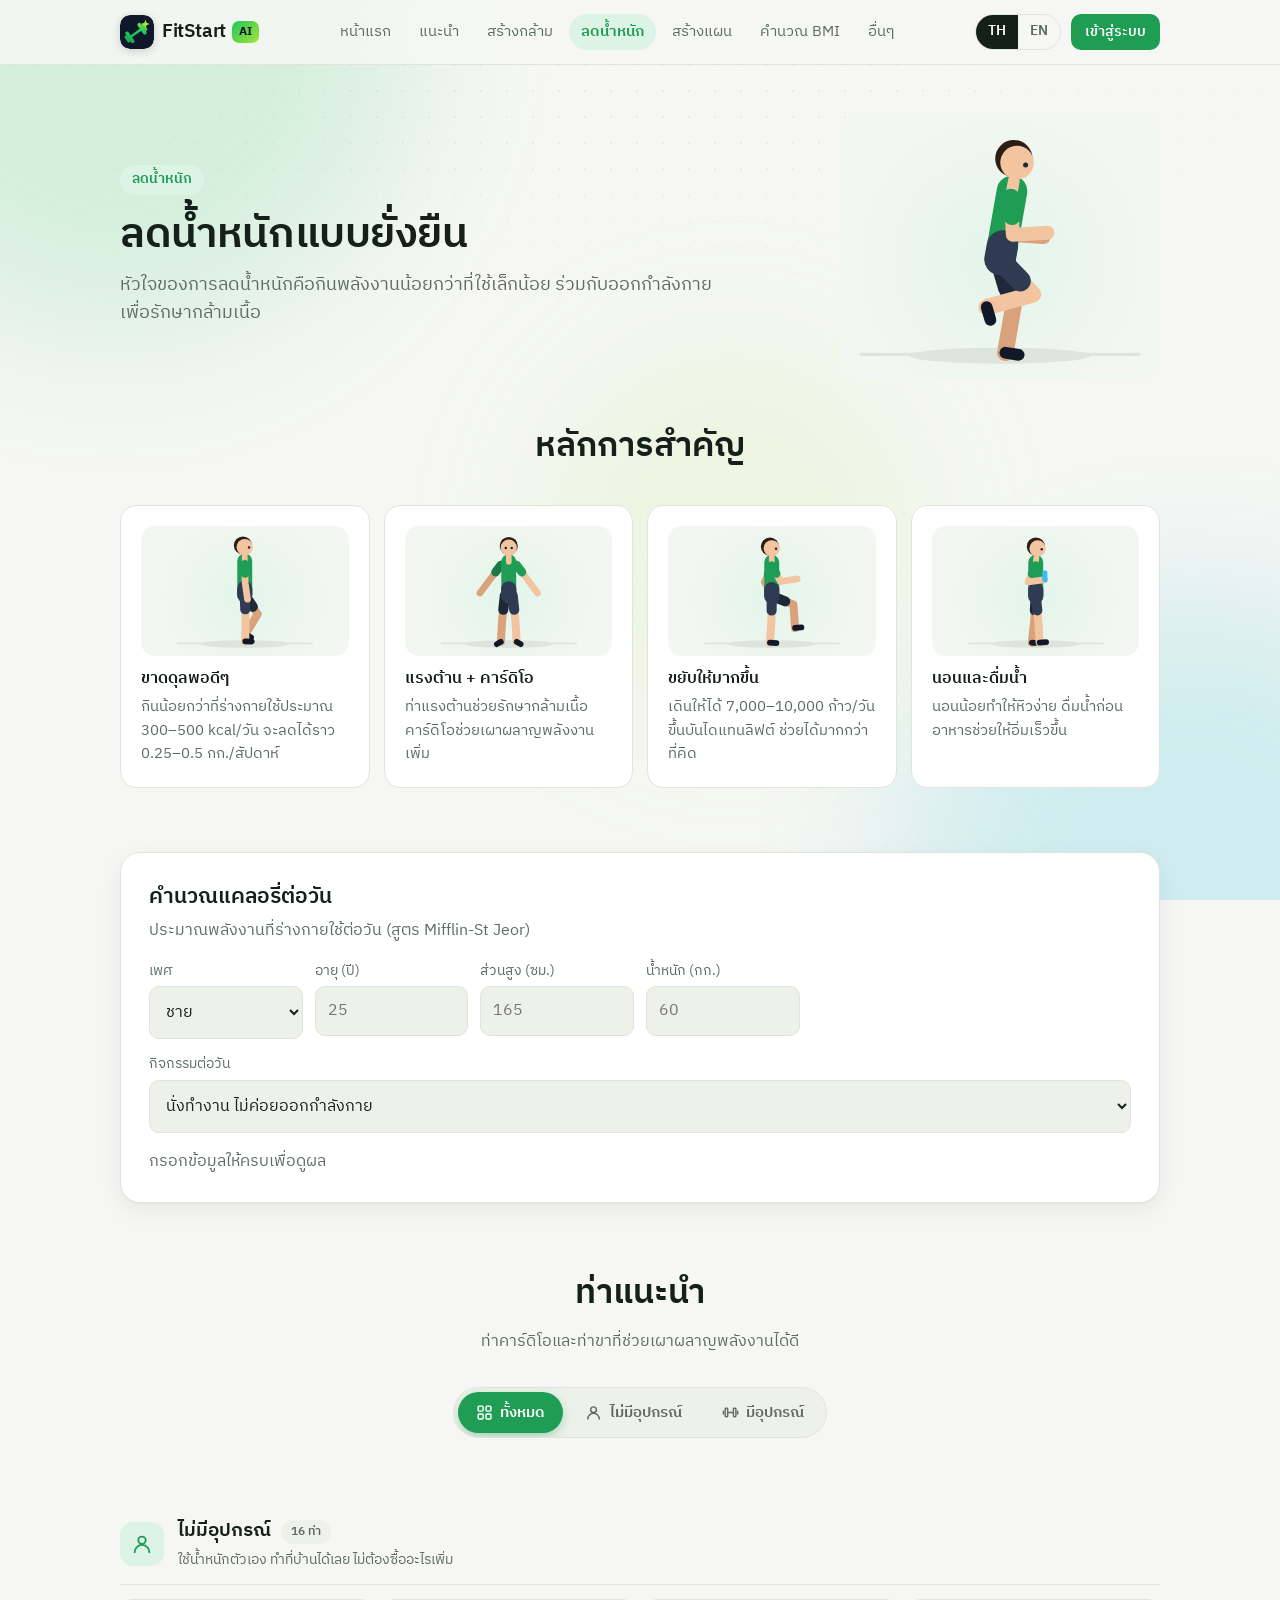
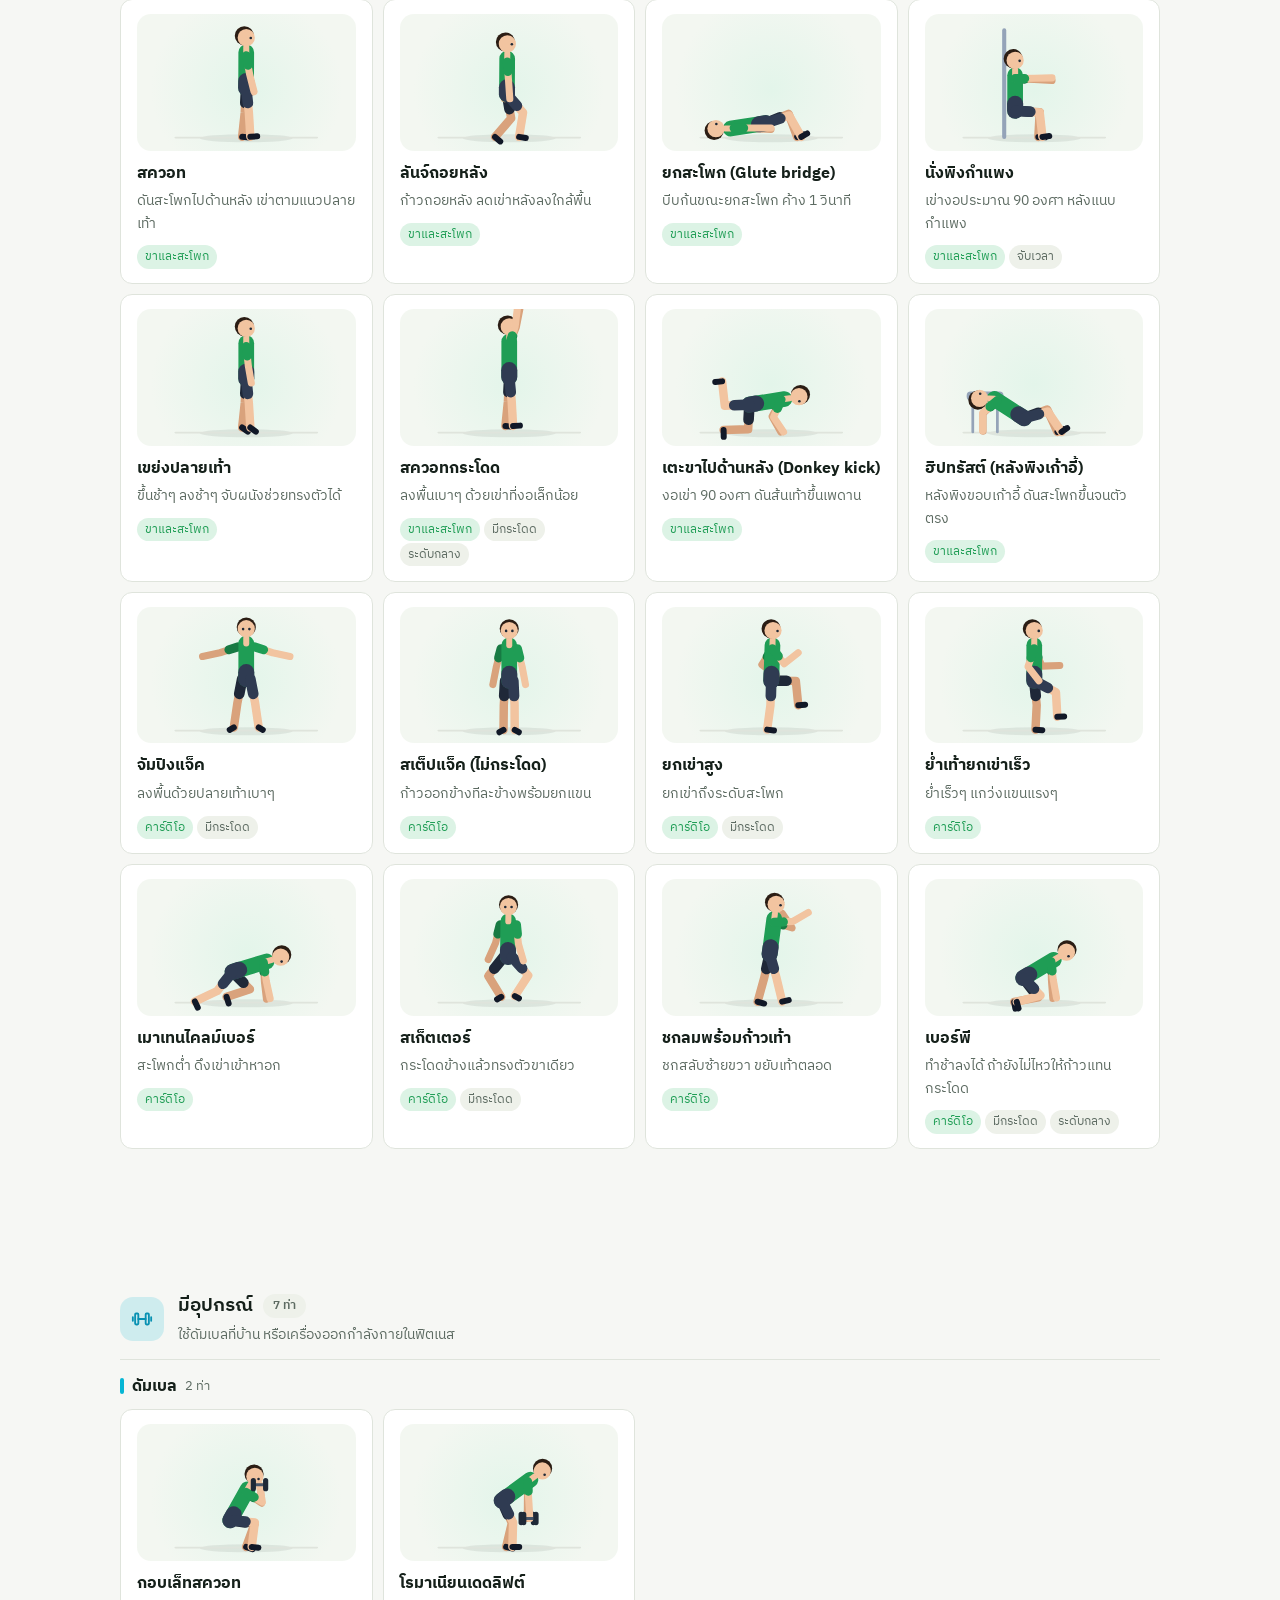
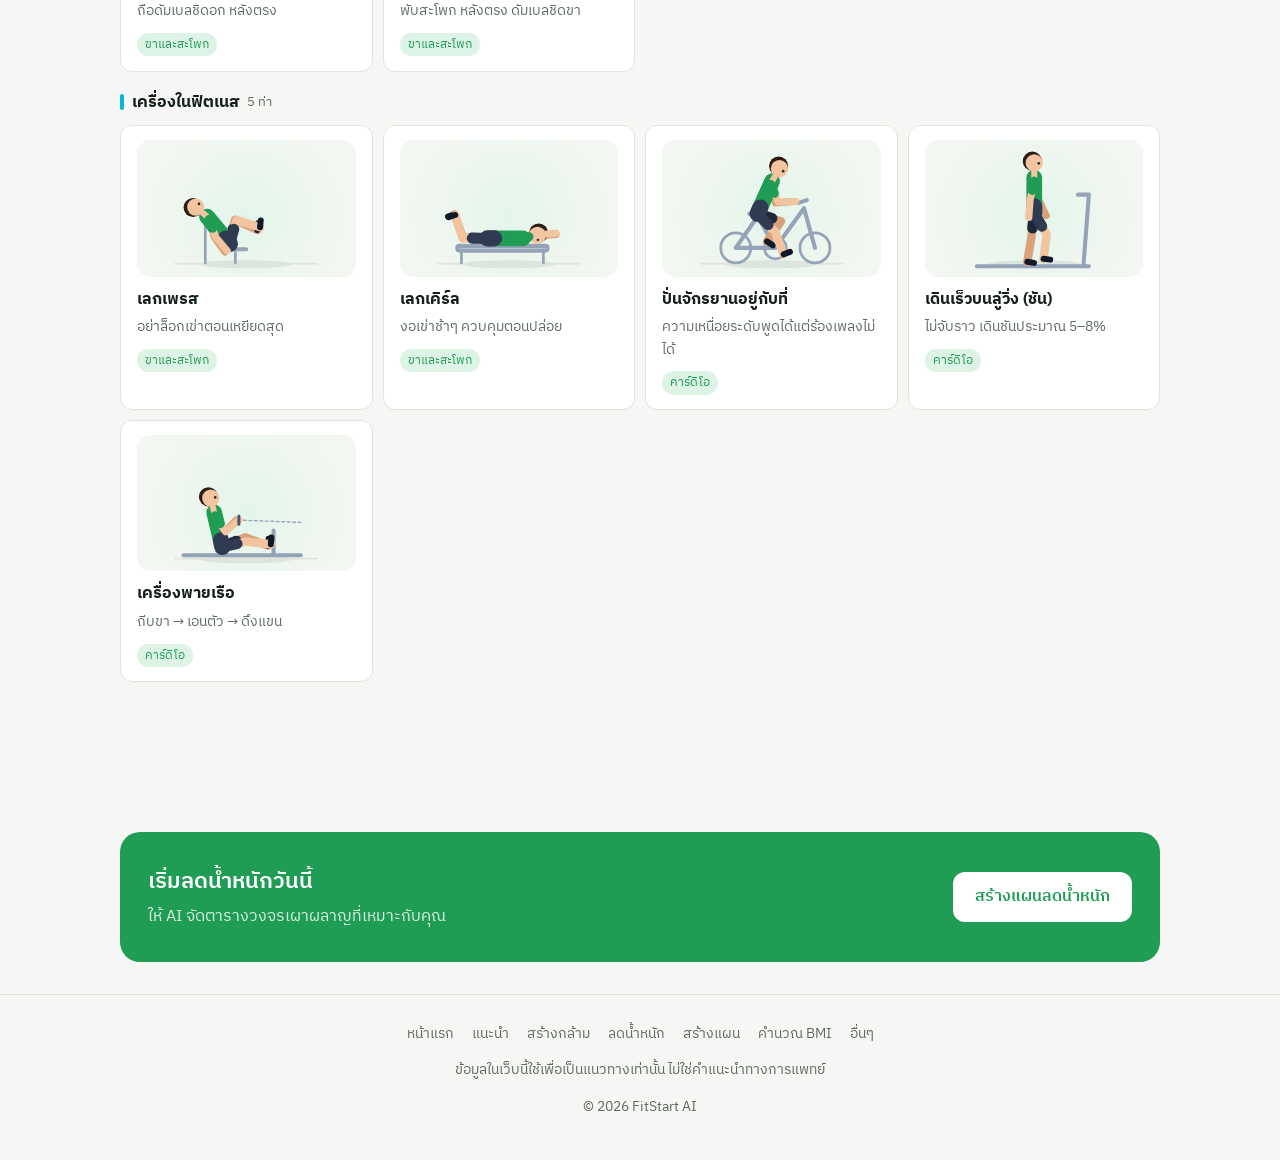
<file: weight-loss.html>
<!DOCTYPE html>
<html lang="th">
<head>
<meta charset="UTF-8">
<meta name="viewport" content="width=device-width, initial-scale=1.0">
<title>ลดน้ำหนัก · FitStart AI</title>
<link rel="icon" href="img/logo.svg" type="image/svg+xml">
<link rel="preconnect" href="https://fonts.googleapis.com">
<link rel="preconnect" href="https://fonts.gstatic.com" crossorigin>
<link href="https://fonts.googleapis.com/css2?family=IBM+Plex+Sans+Thai:wght@300;400;500;600&display=swap" rel="stylesheet">
<link rel="stylesheet" href="css/style.css?v=202611041937">
</head>
<body data-page="lose">

<main>
  <div class="wrap page-hero has-fig">
    <div>
      <span class="pill"><span data-i18n="lPill"></span></span>
      <h1 data-i18n="lTitle"></h1>
      <p class="lead" data-i18n="lLead"></p>
    </div>
    <div class="fig hero-fig" data-fig="run"></div>
  </div>

  <!-- Principles -->
  <section class="tight">
    <div class="wrap">
      <div class="sec-head"><h2 data-i18n="prinTitle"></h2></div>
      <div class="cards">
        <div class="tip"><div class="fig" data-fig="walk"></div><h3 data-i18n="lp1t"></h3><p data-i18n="lp1d"></p></div>
        <div class="tip"><div class="fig" data-fig="jj"></div><h3 data-i18n="lp2t"></h3><p data-i18n="lp2d"></p></div>
        <div class="tip"><div class="fig" data-fig="march"></div><h3 data-i18n="lp3t"></h3><p data-i18n="lp3d"></p></div>
        <div class="tip"><div class="fig" data-fig="drink"></div><h3 data-i18n="lp4t"></h3><p data-i18n="lp4d"></p></div>
      </div>
    </div>
  </section>

  <!-- Calorie calculator -->
  <section class="tight">
    <div class="wrap">
      <div class="panel">
        <h2 style="margin:0 0 4px;font-size:1.3rem" data-i18n="calTitle"></h2>
        <p style="margin:0 0 16px;color:var(--muted)" data-i18n="calSub"></p>
        <div class="calc-grid">
          <div class="field">
            <label for="cSex" data-i18n="sex"></label>
            <select id="cSex"><option value="m"></option><option value="f"></option></select>
          </div>
          <div class="field">
            <label for="cAge" data-i18n="age"></label>
            <input id="cAge" type="number" inputmode="numeric" min="15" max="90" placeholder="25">
          </div>
          <div class="field">
            <label for="cH" data-i18n="height"></label>
            <input id="cH" type="number" inputmode="decimal" min="100" max="230" placeholder="165">
          </div>
          <div class="field">
            <label for="cW" data-i18n="weight"></label>
            <input id="cW" type="number" inputmode="decimal" min="25" max="250" placeholder="60">
          </div>
        </div>
        <div class="field" style="margin-bottom:16px">
          <label for="cAct" data-i18n="activity"></label>
          <select id="cAct"></select>
        </div>
        <div id="calOut"></div>
      </div>
    </div>
  </section>

  <!-- Exercises -->
  <section class="tight">
    <div class="wrap">
      <div class="sec-head">
        <h2 data-i18n="exTitle"></h2>
        <p data-i18n="exSubL"></p>
      </div>
      <div id="exBrowser" data-cats="cardio,lower"></div>
    </div>
  </section>

  <section class="tight">
    <div class="wrap">
      <div class="cta">
        <div><h2 data-i18n="lCta"></h2><p data-i18n="lCtaSub"></p></div>
        <a href="planner.html?goal=lose" class="btn" data-i18n="lCtaBtn"></a>
      </div>
    </div>
  </section>
</main>

<script src="js/i18n.js"></script>
<script src="js/data.js?v=202611041937"></script>
<script src="js/utils.js?v=202611041937"></script>
<script src="js/icons.js?v=202611041937"></script>
<script src="js/figures.js?v=202611041937"></script>
<script src="js/layout.js?v=202611041937"></script>
<script src="js/auth.js?v=202611041937"></script>
<script src="js/exercises.js?v=202611041937"></script>
<script src="js/calculators.js?v=202611041937"></script>
<script src="js/main.js?v=202611041937"></script>
</body>
</html>
</file>
<file: css/style.css>
/* FitStart AI — styles */
:root {
  --bg: #f6f7f4;
  --surface: #ffffff;
  --surface-2: #eef1ea;
  --text: #15201a;
  --muted: #5d6b62;
  --line: #dfe4dc;
  --accent: #1f9d55;
  --accent-ink: #ffffff;
  --accent-soft: #dcf3e5;
  --warn: #b45309;
  --radius: 16px;
  --shadow: 0 1px 2px rgba(0,0,0,.04), 0 8px 24px rgba(0,0,0,.06);
}
@media (prefers-color-scheme: dark) {
  :root {
    --bg: #0f1411;
    --surface: #171e19;
    --surface-2: #1e2721;
    --text: #e8efe9;
    --muted: #9aa89f;
    --line: #2a352e;
    --accent: #3ccf7a;
    --accent-ink: #08130c;
    --accent-soft: #173523;
    --warn: #f59e0b;
    --shadow: none;
  }
}
* { box-sizing: border-box; }
[hidden] { display: none !important; }
html { scroll-behavior: smooth; }
body {
  margin: 0;
  font-family: "IBM Plex Sans Thai", system-ui, -apple-system, "Segoe UI", Tahoma, sans-serif;
  background: var(--bg);
  color: var(--text);
  line-height: 1.6;
}
a { color: inherit; }
.wrap { max-width: 1080px; margin: 0 auto; padding-inline: 20px; }

/* Header */
header {
  position: sticky; top: 0; z-index: 10;
  background: color-mix(in srgb, var(--bg) 85%, transparent);
  backdrop-filter: blur(10px);
  border-bottom: 1px solid var(--line);
}
.nav { display: flex; align-items: center; justify-content: space-between; gap: 12px; height: 64px; }
.logo { font-weight: 600; font-size: 1.2rem; text-decoration: none; display: flex; align-items: center; gap: 8px; }
.logo-mark { width: 34px; height: 34px; border-radius: 10px; display: block; box-shadow: 0 0 0 1px rgba(255, 255, 255, .08), 0 2px 8px rgba(15, 23, 42, .18); }
.logo { letter-spacing: -0.02em; }
.logo-ai {
  font-size: .72rem; font-weight: 700; letter-spacing: .02em; padding: 2px 7px; border-radius: 7px; margin-left: -2px;
  color: #0f172a; background: linear-gradient(135deg, #22c55e, #a3e635);
}
.nav-links { display: flex; gap: 4px; align-items: center; }
.nav-links a {
  text-decoration: none; color: var(--muted); font-size: .93rem; padding: 6px 12px; border-radius: 999px; white-space: nowrap;
}
.nav-links a:hover { color: var(--text); background: var(--surface-2); }
.nav-links a.active { color: var(--accent); background: var(--accent-soft); font-weight: 600; }
.menu-btn {
  display: none; width: 40px; height: 40px; border-radius: 10px; border: 1px solid var(--line);
  background: var(--surface); color: var(--text); font-size: 1.2rem; cursor: pointer;
}
@media (max-width: 1120px) {
  .menu-btn { display: grid; place-items: center; }
  .nav-links {
    display: none; position: absolute; top: 64px; left: 0; right: 0; flex-direction: column; align-items: stretch;
    background: var(--bg); border-bottom: 1px solid var(--line); padding: 10px 16px 16px; gap: 2px;
  }
  .nav-links.open { display: flex; }
  .nav-links a { padding: 12px 14px; border-radius: 10px; font-size: 1rem; }
}
.lang {
  display: flex; border: 1px solid var(--line); border-radius: 999px; overflow: hidden;
}
.lang button {
  border: 0; background: transparent; color: var(--muted); padding: 6px 12px; cursor: pointer;
  font: inherit; font-size: .85rem; font-weight: 600;
}
.lang button.on { background: var(--text); color: var(--bg); }

/* Hero */
.hero { padding-block: 72px 56px; display: grid; grid-template-columns: 1.2fr 1fr; gap: 40px; align-items: center; }
.pill {
  display: inline-flex; align-items: center; gap: 6px; background: var(--accent-soft); color: var(--accent);
  padding: 4px 12px; border-radius: 999px; font-size: .85rem; font-weight: 600;
}
h1 { font-size: clamp(2rem, 5vw, 3.1rem); line-height: 1.25; margin: 16px 0; font-weight: 600; letter-spacing: -0.01em; }
h2, h3 { font-weight: 600; }
h1 em { font-style: normal; color: var(--accent); }
.lead { color: var(--muted); font-size: 1.1rem; margin: 0 0 28px; max-width: 34em; }
.btn {
  display: inline-flex; align-items: center; gap: 8px; border: 0; cursor: pointer;
  background: var(--accent); color: var(--accent-ink); font: inherit; font-weight: 600;
  padding: 12px 22px; border-radius: 12px; text-decoration: none; transition: transform .1s, opacity .2s;
}
.btn:hover { opacity: .92; }
.btn:active { transform: scale(.98); }
.btn.ghost { background: transparent; color: var(--text); border: 1px solid var(--line); }
.btn-row { display: flex; gap: 12px; flex-wrap: wrap; }
.hero-card {
  background: var(--surface); border: 1px solid var(--line); border-radius: 20px; padding: 24px; box-shadow: var(--shadow);
}
.stat-row { display: grid; grid-template-columns: repeat(3, 1fr); gap: 12px; margin-top: 16px; }
.stat { background: var(--surface-2); border-radius: 12px; padding: 12px; text-align: center; }
.stat b { display: block; font-size: 1.4rem; }
.stat span { color: var(--muted); font-size: .8rem; }
.mini-plan { display: grid; gap: 8px; }
.mini-plan div { display: flex; justify-content: space-between; padding: 10px 14px; background: var(--surface-2); border-radius: 10px; font-size: .92rem; }
.mini-plan div span:last-child { color: var(--muted); }
@media (max-width: 820px) { .hero { grid-template-columns: 1fr; padding-block: 40px; } }

/* Sections */
section { padding-block: 56px; }
.sec-head { text-align: center; margin-bottom: 32px; }
.sec-head h2 { font-size: clamp(1.5rem, 3.5vw, 2.1rem); margin: 0 0 8px; }
.sec-head p { color: var(--muted); margin: 0; }

.steps { display: grid; grid-template-columns: repeat(3, 1fr); gap: 16px; }
.step { background: var(--surface); border: 1px solid var(--line); border-radius: var(--radius); padding: 22px; }
.step .num {
  width: 36px; height: 36px; border-radius: 10px; background: var(--accent-soft); color: var(--accent);
  display: grid; place-items: center; font-weight: 600; margin-bottom: 12px;
}
.step h3 { margin: 0 0 6px; font-size: 1.1rem; }
.step p { margin: 0; color: var(--muted); font-size: .95rem; }
@media (max-width: 720px) { .steps { grid-template-columns: 1fr; } }

/* Planner form */
.panel { background: var(--surface); border: 1px solid var(--line); border-radius: 20px; padding: 28px; box-shadow: var(--shadow); }
.q { margin-bottom: 22px; }
.q > label, .q > .q-label { display: block; font-weight: 600; margin-bottom: 10px; }
.chips { display: flex; flex-wrap: wrap; gap: 8px; }
.chip input { position: absolute; opacity: 0; pointer-events: none; }
.chip span {
  display: inline-block; padding: 9px 16px; border: 1px solid var(--line); border-radius: 999px; cursor: pointer;
  background: var(--surface-2); font-size: .95rem; transition: all .15s;
}
.chip input:checked + span { background: var(--accent); color: var(--accent-ink); border-color: var(--accent); }
.chip input:focus-visible + span { outline: 2px solid var(--accent); outline-offset: 2px; }
.form-grid { display: grid; grid-template-columns: 1fr 1fr; gap: 0 28px; }
@media (max-width: 720px) { .form-grid { grid-template-columns: 1fr; } .panel { padding: 20px; } }

/* Plan output */
#plan { margin-top: 28px; }
.thinking { display: flex; align-items: center; gap: 12px; color: var(--muted); padding: 20px 0; }
.dots span {
  display: inline-block; width: 8px; height: 8px; border-radius: 50%; background: var(--accent); margin-right: 4px;
  animation: bounce 1s infinite ease-in-out;
}
.dots span:nth-child(2) { animation-delay: .15s; }
.dots span:nth-child(3) { animation-delay: .3s; }
@keyframes bounce { 0%, 80%, 100% { transform: scale(.5); opacity: .4; } 40% { transform: scale(1); opacity: 1; } }

.summary {
  background: var(--accent-soft); border-radius: var(--radius); padding: 18px 20px; margin-bottom: 18px;
  display: flex; gap: 14px; align-items: flex-start;
}
.summary .ai-badge {
  flex: none; background: var(--accent); color: var(--accent-ink); font-weight: 600; font-size: .8rem;
  padding: 4px 8px; border-radius: 8px;
}
.summary p { margin: 0; }
.week { display: grid; grid-template-columns: repeat(7, 1fr); gap: 6px; margin-bottom: 18px; }
.wd { text-align: center; padding: 10px 4px; border-radius: 10px; background: var(--surface-2); font-size: .82rem; color: var(--muted); }
.wd.on { background: var(--accent); color: var(--accent-ink); font-weight: 600; }
.days { display: grid; grid-template-columns: repeat(auto-fill, minmax(300px, 1fr)); gap: 16px; }
.day { border: 1px solid var(--line); border-radius: var(--radius); background: var(--surface); overflow: hidden; }
.day-head { padding: 14px 18px; background: var(--surface-2); display: flex; justify-content: space-between; align-items: baseline; gap: 8px; }
.day-head h3 { margin: 0; font-size: 1.05rem; }
.day-head small { color: var(--muted); }
.day ol { margin: 0; padding: 8px 18px 14px; list-style: none; counter-reset: ex; }
.day li { padding: 10px 0; border-bottom: 1px dashed var(--line); counter-increment: ex; }
.day li:last-child { border-bottom: 0; }
.ex-top { display: flex; justify-content: space-between; gap: 10px; }
.ex-name::before { content: counter(ex) ". "; color: var(--muted); }
.ex-dose { font-weight: 600; color: var(--accent); white-space: nowrap; font-size: .92rem; }
.ex-cue { color: var(--muted); font-size: .85rem; margin-top: 2px; }
.phase { font-size: .8rem; color: var(--muted); padding: 10px 18px 0; text-transform: uppercase; letter-spacing: .04em; }
.phase-line { padding: 4px 18px 0; font-size: .9rem; }
.plan-actions { display: flex; gap: 10px; flex-wrap: wrap; margin-top: 18px; }
.note { color: var(--warn); font-size: .88rem; margin-top: 14px; }

/* Tools */
.tools { display: grid; grid-template-columns: 1fr 1fr; gap: 16px; }
@media (max-width: 820px) { .tools { grid-template-columns: 1fr; } }
.tool h3 { margin: 0 0 4px; }
.tool > p { margin: 0 0 18px; color: var(--muted); font-size: .95rem; }
.field-row { display: grid; grid-template-columns: 1fr 1fr; gap: 12px; margin-bottom: 14px; }
.field label { display: block; font-size: .88rem; color: var(--muted); margin-bottom: 4px; }
.field input {
  width: 100%; padding: 11px 12px; border-radius: 10px; border: 1px solid var(--line);
  background: var(--surface-2); color: var(--text); font: inherit;
}
.field input:focus { outline: 2px solid var(--accent); border-color: transparent; }
.bmi-out { margin-top: 16px; padding: 16px; border-radius: 12px; background: var(--surface-2); }
.bmi-out b { font-size: 1.8rem; }
.bmi-bar { height: 8px; border-radius: 99px; margin: 10px 0 6px; position: relative;
  background: linear-gradient(90deg, #60a5fa 0 22%, #22c55e 22% 50%, #f59e0b 50% 62%, #ef4444 62% 100%); }
.bmi-bar i { position: absolute; top: -4px; width: 4px; height: 16px; border-radius: 2px; background: var(--text); transform: translateX(-50%); transition: left .3s; }

.timer-display { font-size: 3.6rem; font-weight: 600; text-align: center; font-variant-numeric: tabular-nums; margin: 6px 0 4px; }
.timer-ring { height: 6px; background: var(--surface-2); border-radius: 99px; overflow: hidden; margin-bottom: 16px; }
.timer-ring div { height: 100%; width: 100%; background: var(--accent); transition: width .25s linear; }
.center { display: flex; justify-content: center; gap: 8px; flex-wrap: wrap; }

/* Tips & FAQ */
.tips { display: grid; grid-template-columns: repeat(4, 1fr); gap: 14px; }
@media (max-width: 900px) { .tips { grid-template-columns: 1fr 1fr; } }
@media (max-width: 520px) { .tips { grid-template-columns: 1fr; } }
.tip { background: var(--surface); border: 1px solid var(--line); border-radius: var(--radius); padding: 20px; }
.tip h3 { margin: 8px 0 4px; font-size: 1.02rem; }
.tip p { margin: 0; color: var(--muted); font-size: .92rem; }
details { background: var(--surface); border: 1px solid var(--line); border-radius: 12px; padding: 14px 18px; margin-bottom: 10px; }
summary { cursor: pointer; font-weight: 600; }
details p { color: var(--muted); margin: 10px 0 0; }
.faq { max-width: 760px; margin: 0 auto; }

footer { border-top: 1px solid var(--line); padding-block: 28px; color: var(--muted); font-size: .88rem; text-align: center; }

/* Account */
.nav-right { display: flex; align-items: center; gap: 10px; }
.btn.sm { padding: 7px 14px; font-size: .88rem; border-radius: 10px; }
.user-menu { position: relative; }
.user-btn {
  display: flex; align-items: center; gap: 8px; border: 1px solid var(--line); background: var(--surface);
  color: var(--text); border-radius: 999px; padding: 4px 12px 4px 4px; cursor: pointer; font: inherit; font-size: .9rem;
}
.avatar {
  width: 28px; height: 28px; border-radius: 50%; background: var(--accent); color: var(--accent-ink);
  display: grid; place-items: center; font-weight: 600; font-size: .85rem;
}
.user-btn .uname { max-width: 110px; overflow: hidden; text-overflow: ellipsis; white-space: nowrap; }
.dropdown {
  position: absolute; right: 0; top: calc(100% + 8px); min-width: 190px; background: var(--surface);
  border: 1px solid var(--line); border-radius: 12px; box-shadow: var(--shadow); padding: 6px; z-index: 20;
}
.dropdown .who { padding: 8px 10px; font-size: .82rem; color: var(--muted); border-bottom: 1px solid var(--line); margin-bottom: 4px; word-break: break-all; }
.dropdown a, .dropdown button {
  display: block; width: 100%; text-align: left; padding: 9px 10px; border: 0; background: none; color: var(--text);
  font: inherit; font-size: .92rem; border-radius: 8px; cursor: pointer; text-decoration: none;
}
.dropdown a:hover, .dropdown button:hover { background: var(--surface-2); }
@media (max-width: 520px) { .user-btn .uname { display: none; } .user-btn { padding-right: 4px; } }

.modal-bg {
  position: fixed; inset: 0; background: rgba(0,0,0,.5); z-index: 50;
  display: grid; place-items: center; padding: 16px;
}
.modal {
  background: var(--surface); border-radius: 20px; width: 100%; max-width: 420px; padding: 24px;
  box-shadow: 0 20px 60px rgba(0,0,0,.3); position: relative; max-height: 92vh; overflow-y: auto;
}
.modal .close {
  position: absolute; top: 12px; right: 12px; width: 34px; height: 34px; border-radius: 50%;
  border: 0; background: var(--surface-2); color: var(--text); cursor: pointer; font-size: 1.1rem;
}
.tabs { display: grid; grid-template-columns: 1fr 1fr; background: var(--surface-2); border-radius: 12px; padding: 4px; margin: 6px 0 18px; }
.tabs button { border: 0; background: none; padding: 9px; border-radius: 9px; font: inherit; font-weight: 600; color: var(--muted); cursor: pointer; }
.tabs button.on { background: var(--surface); color: var(--text); box-shadow: var(--shadow); }
.modal .field { margin-bottom: 12px; }
.pw-wrap { position: relative; }
.pw-wrap input { padding-right: 64px; }
.pw-toggle {
  position: absolute; right: 6px; top: 50%; transform: translateY(-50%); border: 0; background: none;
  color: var(--muted); font: inherit; font-size: .8rem; cursor: pointer; padding: 6px;
}
.form-err { color: #dc2626; font-size: .88rem; min-height: 1.3em; margin: 4px 0 10px; }
.demo-note { background: var(--surface-2); color: var(--muted); font-size: .8rem; padding: 10px 12px; border-radius: 10px; margin-top: 14px; }
.modal .btn { width: 100%; justify-content: center; }
.switch-line { text-align: center; font-size: .88rem; color: var(--muted); margin-top: 12px; }
.switch-line button { border: 0; background: none; color: var(--accent); font: inherit; font-weight: 600; cursor: pointer; }

.saved-list { display: grid; gap: 10px; }
.saved {
  display: flex; justify-content: space-between; align-items: center; gap: 12px; flex-wrap: wrap;
  background: var(--surface); border: 1px solid var(--line); border-radius: 12px; padding: 14px 16px;
}
.saved b { display: block; }
.saved small { color: var(--muted); }
.saved .acts { display: flex; gap: 8px; }
.empty { text-align: center; color: var(--muted); padding: 24px; background: var(--surface); border: 1px dashed var(--line); border-radius: 12px; }

.toast {
  position: fixed; left: 50%; bottom: calc(24px + env(safe-area-inset-bottom, 0px)); transform: translateX(-50%);
  background: var(--text); color: var(--bg); padding: 12px 20px; border-radius: 12px; z-index: 60;
  font-size: .92rem; box-shadow: 0 8px 24px rgba(0,0,0,.2); max-width: calc(100% - 32px);
}

@media print {
  body > header, .hero, #how, #tools, #tips, #faq, footer, .panel form, .plan-actions { display: none !important; }
  .panel { border: 0; box-shadow: none; padding: 0; }
}

/* ---------- Multi-page additions ---------- */
.page-hero { padding-block: 48px 8px; }
.page-hero .pill { margin-bottom: 4px; }
.page-hero h1 { font-size: clamp(1.8rem, 4.5vw, 2.6rem); margin: 10px 0 10px; }
.page-hero .lead { margin-bottom: 0; }
section.tight { padding-block: 32px; }

/* Category cards (home) */
.cats { display: grid; grid-template-columns: repeat(auto-fill, minmax(220px, 1fr)); gap: 16px; }
.cat {
  display: flex; flex-direction: column; gap: 6px; text-decoration: none; background: var(--surface);
  border: 1px solid var(--line); border-radius: var(--radius); padding: 22px; transition: transform .15s, border-color .15s;
}
.cat:hover { transform: translateY(-3px); border-color: var(--accent); }
.cat h3 { margin: 4px 0 0; font-size: 1.15rem; }
.cat p { margin: 0; color: var(--muted); font-size: .92rem; flex: 1; }
.cat .go { color: var(--accent); font-weight: 600; font-size: .92rem; margin-top: 6px; }

/* Principle cards */
.cards { display: grid; grid-template-columns: repeat(auto-fill, minmax(230px, 1fr)); gap: 14px; }

/* Exercise browser */
.ex-filter { display: flex; flex-wrap: wrap; gap: 8px; margin-bottom: 18px; justify-content: center; }
.ex-filter button {
  border: 1px solid var(--line); background: var(--surface-2); color: var(--text); padding: 8px 16px;
  border-radius: 999px; font: inherit; font-size: .9rem; cursor: pointer;
}
.ex-filter button.on { background: var(--accent); color: var(--accent-ink); border-color: var(--accent); }
.ex-group h3 { margin: 22px 0 10px; font-size: 1.05rem; }
.ex-grid { display: grid; grid-template-columns: repeat(auto-fill, minmax(240px, 1fr)); gap: 10px; }
.ex-card { background: var(--surface); border: 1px solid var(--line); border-radius: 12px; padding: 14px 16px; }
.ex-card b { display: block; }
.ex-card p { margin: 4px 0 8px; color: var(--muted); font-size: .88rem; }
.tag { display: inline-block; font-size: .75rem; padding: 2px 8px; border-radius: 999px; background: var(--surface-2); color: var(--muted); margin-right: 4px; }
.tag.acc { background: var(--accent-soft); color: var(--accent); }

/* Calculators */
.calc-grid { display: grid; grid-template-columns: repeat(auto-fill, minmax(150px, 1fr)); gap: 12px; margin-bottom: 14px; }
.field select {
  width: 100%; padding: 11px 12px; border-radius: 10px; border: 1px solid var(--line);
  background: var(--surface-2); color: var(--text); font: inherit;
}
.result-row { display: grid; grid-template-columns: repeat(auto-fill, minmax(170px, 1fr)); gap: 10px; }
.result { background: var(--surface-2); border-radius: 12px; padding: 14px; }
.result small { display: block; color: var(--muted); font-size: .82rem; }
.result b { font-size: 1.5rem; }
.result.acc { background: var(--accent-soft); }
.result.acc b { color: var(--accent); }
.hint { color: var(--muted); font-size: .85rem; margin: 12px 0 0; }
.bmi-table { width: 100%; border-collapse: collapse; font-size: .95rem; }
.bmi-table td { padding: 10px 12px; border-bottom: 1px solid var(--line); }
.bmi-table tr:last-child td { border-bottom: 0; }
.dot { display: inline-block; width: 10px; height: 10px; border-radius: 50%; margin-right: 8px; }
.two-col { display: grid; grid-template-columns: 1.2fr 1fr; gap: 16px; align-items: start; }
@media (max-width: 820px) { .two-col { grid-template-columns: 1fr; } }

/* Call-to-action band */
.cta {
  background: var(--accent); color: var(--accent-ink); border-radius: 20px; padding: 32px 28px;
  display: flex; justify-content: space-between; align-items: center; gap: 20px; flex-wrap: wrap;
}
.cta h2 { margin: 0 0 4px; font-size: 1.4rem; }
.cta p { margin: 0; opacity: .85; }
.cta .btn { background: var(--accent-ink); color: var(--accent); }

/* Footer links */
.foot-links { display: flex; flex-wrap: wrap; justify-content: center; gap: 6px 18px; margin-bottom: 10px; }
.foot-links a { text-decoration: none; }
.foot-links a:hover { color: var(--text); }

/* Profile & for-you */
.profile-head { display: flex; align-items: center; gap: 16px; flex-wrap: wrap; }
.avatar.big { width: 64px; height: 64px; font-size: 1.6rem; }
.panel-title { margin: 0 0 14px; font-size: 1.2rem; }
.result small + b { display: inline-block; margin-top: 2px; }
.result b + small { margin-top: 4px; }
.tip-list { margin: 0; padding-left: 1.2em; display: grid; gap: 8px; }
.tip-list li::marker { color: var(--accent); }
.body-title { font-weight: 600; font-size: .9rem; margin: 6px 0 8px; padding-top: 12px; border-top: 1px solid var(--line); }
#bodyFields .field-row { margin-bottom: 0; }
#bodyFields .field { margin-bottom: 10px; }

@media print {
  #planForm, #myplans, .page-hero, .menu-btn { display: none !important; }
}

/* ---------- SVG icons (js/icons.js) ---------- */
.ic { width: 1.15em; height: 1.15em; flex: none; vertical-align: -0.2em; }
.btn .ic { width: 1.1em; height: 1.1em; }
.note .ic { vertical-align: -0.15em; }
.demo-note .ic { vertical-align: -0.2em; }
.menu-btn .ic { width: 22px; height: 22px; }

/* Icon tiles on category / principle / tip cards */
.ico {
  --c: var(--accent);
  width: 52px; height: 52px; border-radius: 16px; display: grid; place-items: center;
  color: var(--c); background: color-mix(in srgb, var(--c) 14%, transparent);
  margin-bottom: 6px;
}
.ico .ic { width: 26px; height: 26px; }
.cat .ico { width: 56px; height: 56px; border-radius: 18px; }
.cat .ico .ic { width: 28px; height: 28px; }
.cat:hover .ico { background: var(--c); color: #fff; }
.cat .ico { transition: background .15s, color .15s; }

/* A different colour per card so the grid doesn't look flat */
.cats > :nth-child(6n+1) .ico, .cards > :nth-child(4n+1) .ico, .tips > :nth-child(4n+1) .ico { --c: #8b5cf6; }
.cats > :nth-child(6n+2) .ico, .cards > :nth-child(4n+2) .ico, .tips > :nth-child(4n+2) .ico { --c: #16a34a; }
.cats > :nth-child(6n+3) .ico, .cards > :nth-child(4n+3) .ico, .tips > :nth-child(4n+3) .ico { --c: #ea580c; }
.cats > :nth-child(6n+4) .ico, .cards > :nth-child(4n+4) .ico, .tips > :nth-child(4n+4) .ico { --c: #2563eb; }
.cats > :nth-child(6n+5) .ico { --c: #0d9488; }
.cats > :nth-child(6n+6) .ico { --c: #64748b; }
@media (prefers-color-scheme: dark) {
  .cats > :nth-child(6n+1) .ico, .cards > :nth-child(4n+1) .ico, .tips > :nth-child(4n+1) .ico { --c: #a78bfa; }
  .cats > :nth-child(6n+2) .ico, .cards > :nth-child(4n+2) .ico, .tips > :nth-child(4n+2) .ico { --c: #4ade80; }
  .cats > :nth-child(6n+3) .ico, .cards > :nth-child(4n+3) .ico, .tips > :nth-child(4n+3) .ico { --c: #fb923c; }
  .cats > :nth-child(6n+4) .ico, .cards > :nth-child(4n+4) .ico, .tips > :nth-child(4n+4) .ico { --c: #60a5fa; }
  .cats > :nth-child(6n+5) .ico { --c: #2dd4bf; }
  .cats > :nth-child(6n+6) .ico { --c: #94a3b8; }
}

/* ---------- Animated characters (js/figures.js) ---------- */
:root {
  --fig-skin: #f2c4a0; --fig-skin2: #d9a27c;
  --fig-shirt: var(--accent); --fig-shirt2: #177a43;
  --fig-short: #2f3b52; --fig-short2: #1f2838;
  --fig-shoe: #111827; --fig-hair: #2b1d14;
  --fig-prop: #94a3b8; --fig-prop-fill: #e2e8f0; --fig-metal: #475569;
  --fig-bg1: #e3f5ea; --fig-bg2: #f3f7f1;
}
@media (prefers-color-scheme: dark) {
  :root {
    --fig-shirt2: #24a65d; --fig-short: #4b5d80; --fig-short2: #3a4a68;
    --fig-shoe: #0b0f17; --fig-prop: #64748b; --fig-prop-fill: #2b3640; --fig-metal: #94a3b8;
    --fig-bg1: #1b3326; --fig-bg2: #18211b;
  }
}
.fig { width: 100%; aspect-ratio: 6 / 5; border-radius: 14px; background: radial-gradient(circle at 50% 55%, var(--fig-bg1), var(--fig-bg2) 72%); overflow: hidden; }
.fig svg { width: 100%; height: 100%; display: block; }
.fig path, .fig ellipse, .fig rect, .fig circle { stroke-linecap: round; stroke-linejoin: round; }
.fig path { fill: none; }
.fig .fl { stroke: var(--line); stroke-width: 1.2; }
.fig .sh { fill: rgba(0, 0, 0, .07); }
.fig .lg { stroke: var(--fig-skin); stroke-width: 6.2; }
.fig .sht { stroke: var(--fig-short); stroke-width: 7.8; }
.fig .shoe { stroke: var(--fig-shoe); stroke-width: 4.4; }
.fig .arm { stroke: var(--fig-skin); stroke-width: 5.2; }
.fig .slv { stroke: var(--fig-shirt); stroke-width: 6.6; }
.fig .tor { stroke: var(--fig-shirt); stroke-width: 11.5; }
.fig .wst { stroke: var(--fig-short); stroke-width: 11.8; }
.fig .nk { stroke: var(--fig-skin); stroke-width: 4.4; }
.fig .far .lg, .fig .far .arm { stroke: var(--fig-skin2); }
.fig .far .sht { stroke: var(--fig-short2); }
.fig .far .slv { stroke: var(--fig-shirt2); }
.fig .hair { fill: var(--fig-hair); }
.fig .head { fill: var(--fig-skin); }
.fig .eye { fill: #1f2937; }
.fig .eyel { stroke: #1f2937; stroke-width: .9; }
.fig .pr { stroke: var(--fig-prop); stroke-width: 3; fill: var(--fig-prop-fill); }
.fig path.pr { fill: none; }
.fig .pr2 { stroke: var(--fig-prop); stroke-width: 2; fill: none; }
.fig .cb { stroke: var(--fig-prop); stroke-width: 1; stroke-dasharray: 2 2; }
.fig .dbb { stroke: var(--fig-metal); stroke-width: 2.2; }
.fig .dbp { stroke: #1f2937; stroke-width: 3.8; }
.fig .btl { fill: #38bdf8; }
.fig .zzz text { fill: var(--muted); font: 600 8px system-ui, sans-serif; animation: zzz 2.4s ease-in-out infinite; }
.fig .zzz text:nth-child(2) { animation-delay: .4s; }
.fig .zzz text:nth-child(3) { animation-delay: .8s; }
@keyframes zzz { 0%, 100% { opacity: .2; transform: translateY(2px); } 50% { opacity: 1; transform: translateY(-2px); } }
@media (prefers-reduced-motion: reduce) { .fig .zzz text { animation: none; } }

/* Characters placed in the layout */
.page-hero.has-fig { display: grid; grid-template-columns: 1fr minmax(220px, 320px); gap: 24px; align-items: center; }
.hero-fig { aspect-ratio: 6 / 5; border-radius: 22px; }
@media (max-width: 720px) {
  .page-hero.has-fig { grid-template-columns: 1fr; }
  .hero-fig { max-width: 320px; }
}
.hero-figs { display: grid; grid-template-columns: repeat(3, 1fr); gap: 8px; margin-bottom: 12px; }
.hero-figs .fig { border-radius: 12px; }
.cat .fig, .tip .fig { aspect-ratio: 16 / 10; margin-bottom: 10px; }
.ex-card.has-fig .fig { aspect-ratio: 16 / 10; margin-bottom: 10px; }

/* Muscle group picker */
.mg-grid { display: grid; grid-template-columns: repeat(auto-fill, minmax(118px, 1fr)); gap: 12px; }
.mg-card {
  display: flex; flex-direction: column; gap: 2px; text-align: left; font: inherit; color: var(--text); cursor: pointer;
  background: var(--surface); border: 2px solid var(--line); border-radius: var(--radius); padding: 10px 10px 12px;
  transition: border-color .15s, transform .15s;
}
.mg-card:hover { transform: translateY(-2px); border-color: color-mix(in srgb, var(--accent) 50%, var(--line)); }
.mg-card.on { border-color: var(--accent); background: var(--accent-soft); }
.mg-card .fig { margin-bottom: 6px; }
.mg-card b { font-size: 1rem; padding-inline: 2px; }
.mg-card small { color: var(--muted); padding-inline: 2px; }
.mg-head { display: grid; grid-template-columns: 1fr minmax(200px, 300px); gap: 24px; align-items: center; }
.mg-head h2 { margin: 10px 0 6px; font-size: 1.7rem; }
@media (max-width: 720px) { .mg-head { grid-template-columns: 1fr; } }

/* Plan list rows with a small character */
.day li.ex-row { display: flex; gap: 12px; align-items: center; }
.day .fig.mini { width: 64px; flex: none; border-radius: 10px; }
.day .ex-body { flex: 1; min-width: 0; }

/* ---------- Body map (js/bodymap.js) ---------- */
:root {
  --bm-base: #e6eaef; --bm-m: #d2d9e1; --bm-line: #b3bdc9; --bm-hair: #a3adb8;
  --bm-hl: #f9a3a3; --bm-hl-line: #ef7777;
}
@media (prefers-color-scheme: dark) {
  :root { --bm-base: #26313a; --bm-m: #34414c; --bm-line: #4a5764; --bm-hair: #1c252c; --bm-hl: #f08a8a; --bm-hl-line: #f87171; }
}
.bm-wrap {
  aspect-ratio: 16 / 11; border-radius: 14px; display: grid; place-items: center; padding: 6px; margin-bottom: 6px;
  background: radial-gradient(circle at 50% 55%, var(--fig-bg1), var(--fig-bg2) 72%);
}
.bm-wrap.big { aspect-ratio: 5 / 4; padding: 14px; }
.bodymap { height: 100%; width: auto; max-width: 100%; display: block; }
.bm-base > * { fill: var(--bm-base); }
.bm-hair { fill: var(--bm-hair); }
.bm-m { fill: var(--bm-m); stroke: var(--bm-line); stroke-width: .35; }
.bm-m.hl { fill: var(--bm-hl); stroke: var(--bm-hl-line); stroke-width: .5; filter: drop-shadow(0 0 1.5px rgba(239, 68, 68, .45)); animation: bmPulse 2.4s ease-in-out infinite; }
@keyframes bmPulse { 50% { opacity: .72; } }
@media (prefers-reduced-motion: reduce) { .bm-m.hl { animation: none; } }
.bm-wrap.zoom { padding: 4px; }
.bm-wrap.zoom .bodymap { width: 100%; height: 100%; }

/* ---------- Plan output (planner.html) ---------- */
.print-only { display: none; }
.pstats { display: grid; grid-template-columns: repeat(4, 1fr); gap: 10px; margin-bottom: 14px; }
.pstat { background: var(--surface-2); border-radius: 12px; padding: 12px 14px; }
.pstat b { display: block; font-size: 1.25rem; font-weight: 600; }
.pstat small { color: var(--muted); font-size: .82rem; }
@media (max-width: 620px) { .pstats { grid-template-columns: repeat(2, 1fr); } }

.week2 { display: grid; grid-template-columns: repeat(7, 1fr); gap: 6px; margin-bottom: 22px; }
.wk { border-radius: 12px; padding: 9px 4px; text-align: center; background: var(--surface-2); color: var(--muted); min-width: 0; }
.wk b { display: block; font-weight: 600; font-size: .95rem; }
.wk small { display: block; font-size: .72rem; white-space: nowrap; overflow: hidden; text-overflow: ellipsis; opacity: .85; }
.wk.on { background: var(--accent-soft); color: var(--accent); box-shadow: inset 0 0 0 1.5px color-mix(in srgb, var(--accent) 45%, transparent); }

.pdays { display: grid; gap: 18px; }
.pday { border: 1px solid var(--line); border-radius: 18px; background: var(--surface); overflow: hidden; }
.pday-head { display: flex; align-items: center; gap: 14px; padding: 16px 20px; border-bottom: 1px solid var(--line); }
.pday-num {
  width: 36px; height: 36px; border-radius: 11px; flex: none; display: grid; place-items: center;
  background: var(--accent); color: var(--accent-ink); font-weight: 600;
}
.pday-title { flex: 1; min-width: 0; }
.pday-title h3 { margin: 0; font-size: 1.1rem; }
.pday-title span { color: var(--muted); font-size: .9rem; }
.pday-meta { color: var(--muted); font-size: .88rem; white-space: nowrap; background: var(--surface-2); padding: 4px 10px; border-radius: 999px; }
.phase-row { display: flex; gap: 10px; align-items: baseline; padding: 12px 20px; color: var(--muted); font-size: .9rem; }
.phase-tag {
  flex: none; font-size: .75rem; font-weight: 600; padding: 2px 9px; border-radius: 999px;
  background: var(--surface-2); color: var(--text);
}
.pex-list {
  list-style: none; margin: 0; padding: 4px 20px; display: grid; gap: 10px;
  grid-template-columns: repeat(auto-fill, minmax(300px, 1fr));
}
.pex { display: flex; gap: 14px; align-items: center; padding: 10px; border-radius: 14px; background: var(--surface-2); }
.pex .fig.mini { width: 84px; flex: none; border-radius: 10px; }
.pex-body { flex: 1; min-width: 0; }
.pex-name { font-weight: 600; display: flex; gap: 8px; align-items: baseline; line-height: 1.35; }
.pex-n { color: var(--muted); font-weight: 400; font-size: .85rem; }
.pex-cue { color: var(--muted); font-size: .85rem; margin: 2px 0 6px; line-height: 1.45; }
.pex-dose {
  display: inline-block; font-size: .82rem; font-weight: 600; color: var(--accent);
  background: var(--accent-soft); padding: 3px 10px; border-radius: 999px;
}
@media (max-width: 520px) { .pex-list { grid-template-columns: 1fr; padding-inline: 12px; } .pday-head, .phase-row { padding-inline: 14px; } }

/* ---------- Printing the plan ---------- */
@page { size: A4; margin: 12mm; }
@media print {
  :root {
    --bg: #fff; --surface: #fff; --surface-2: #f4f6f3; --text: #111; --muted: #555; --line: #d8ddd5;
    --accent: #16884a; --accent-ink: #fff; --accent-soft: #e4f4ea;
    --fig-bg1: #f3f7f1; --fig-bg2: #f3f7f1; --fig-shirt2: #177a43; --fig-short: #2f3b52; --fig-short2: #1f2838;
  }
  * { -webkit-print-color-adjust: exact; print-color-adjust: exact; }
  body { background: #fff; font-size: 11pt; }
  body > header, footer, .toast, .modal-bg, .page-hero, #planForm, #myplans, .plan-actions, .note { display: none !important; }
  main section, .wrap { padding: 0 !important; margin: 0 !important; max-width: none !important; }
  .panel { border: 0 !important; box-shadow: none !important; padding: 0 !important; }
  #plan { margin: 0; }
  .print-only { display: block; }
  .print-head { display: flex; align-items: center; gap: 12px; padding-bottom: 10px; margin-bottom: 12px; border-bottom: 2px solid #16884a; }
  .print-head b { display: block; font-size: 17pt; }
  .print-head small { color: #555; }
  .summary { padding: 10px 14px; margin-bottom: 10px; }
  .pstats { gap: 8px; margin-bottom: 10px; }
  .pstat { padding: 8px 10px; border: 1px solid var(--line); background: #fff; }
  .week2 { margin-bottom: 8px; }
  .wk { border: 1px solid var(--line); background: #fff; }
  .wk.on { background: var(--accent-soft); }
  .tick-note { font-size: 9pt; color: #555; margin: 0 0 8px; }
  .pdays { gap: 10px; }
  .pday { break-inside: avoid; page-break-inside: avoid; border-radius: 10px; }
  .pday-head { padding: 8px 12px; }
  .phase-row { padding: 6px 12px; font-size: 9.5pt; }
  .pex-list { grid-template-columns: 1fr 1fr; gap: 6px; padding: 2px 12px; }
  .pex { padding: 6px; background: #fff; border: 1px solid var(--line); break-inside: avoid; }
  .pex .fig.mini { width: 58px; }
  .pex-cue { font-size: 8.5pt; margin-bottom: 3px; }
  .pex-dose { font-size: 8.5pt; }
  .ticks { display: flex; gap: 3px; flex: none; align-self: flex-start; }
  .ticks i { width: 11px; height: 11px; border: 1.2px solid #888; border-radius: 3px; }
  .print-foot { font-size: 8.5pt; color: #777; text-align: center; margin-top: 10px; }
  .fig .zzz, .bm-m.hl { animation: none !important; }
}

/* ---------- Animated background (added by js/layout.js) ---------- */
.bg-fx { position: fixed; inset: 0; z-index: -1; overflow: hidden; pointer-events: none; }
.bg-fx .blob {
  position: absolute; width: 46vmax; height: 46vmax; border-radius: 50%;
  filter: blur(80px); opacity: .16; will-change: transform;
  animation: bgDrift 28s ease-in-out infinite alternate;
}
.bg-fx .b1 { background: #22c55e; top: -20vmax; left: -14vmax; }
.bg-fx .b2 { background: #06b6d4; bottom: -22vmax; right: -16vmax; animation-duration: 34s; animation-delay: -10s; }
.bg-fx .b3 { background: #a3e635; top: 38%; left: 42%; width: 30vmax; height: 30vmax; opacity: .1; animation-duration: 40s; animation-delay: -18s; }
@media (prefers-color-scheme: dark) {
  .bg-fx .blob { opacity: .2; }
  .bg-fx .b3 { opacity: .1; }
}
@keyframes bgDrift {
  0%   { transform: translate(0, 0) scale(1); }
  50%  { transform: translate(9vmax, 6vmax) scale(1.12); }
  100% { transform: translate(-6vmax, 11vmax) scale(.94); }
}
.bg-fx .dots {
  position: absolute; inset: 0;
  background-image: radial-gradient(circle, color-mix(in srgb, var(--text) 16%, transparent) 1px, transparent 1.3px);
  background-size: 26px 26px;
  -webkit-mask-image: radial-gradient(ellipse 80% 55% at 50% 0%, #000 0%, transparent 75%);
          mask-image: radial-gradient(ellipse 80% 55% at 50% 0%, #000 0%, transparent 75%);
  opacity: .55;
}
@media (prefers-reduced-motion: reduce) { .bg-fx .blob { animation: none; } }
@media print { .bg-fx { display: none !important; } }

/* ---------- Cards float while hovered ---------- */
.cat, .mg-card, .tip, .ex-card, .step {
  transition: transform .35s cubic-bezier(.2, .8, .2, 1), box-shadow .35s, border-color .25s;
}
.cat .fig, .mg-card .bm-wrap, .tip .fig, .ex-card .fig { transition: transform .4s cubic-bezier(.2, .8, .2, 1); }
@media (hover: hover) {
  .cat:hover, .mg-card:hover, .tip:hover, .ex-card:hover, .step:hover {
    transform: translateY(-8px);
    border-color: color-mix(in srgb, var(--accent) 55%, var(--line));
    box-shadow: 0 22px 40px -14px color-mix(in srgb, var(--accent) 50%, transparent), 0 6px 14px rgba(0, 0, 0, .1);
    animation: cardFloat 2.6s ease-in-out .35s infinite;
  }
  .cat:hover .fig, .mg-card:hover .bm-wrap, .tip:hover .fig, .ex-card:hover .fig { transform: scale(1.05); }
}
@keyframes cardFloat {
  0%, 100% { transform: translateY(-8px); }
  50%      { transform: translateY(-14px); }
}
@media (prefers-reduced-motion: reduce) {
  .cat:hover, .mg-card:hover, .tip:hover, .ex-card:hover, .step:hover { animation: none; }
}

/* ---------- Equipment categories (no equipment / with equipment) ---------- */
.eq-tabs {
  display: flex; gap: 4px; padding: 4px; margin: 0 auto 22px; width: fit-content; max-width: 100%;
  background: var(--surface-2); border: 1px solid var(--line); border-radius: 999px; overflow-x: auto;
}
.eq-tabs button {
  display: inline-flex; align-items: center; gap: 7px; border: 0; background: none; color: var(--muted); cursor: pointer;
  font: inherit; font-weight: 600; font-size: .93rem; padding: 9px 18px; border-radius: 999px; white-space: nowrap;
  transition: background .2s, color .2s;
}
.eq-tabs button:hover { color: var(--text); }
.eq-tabs button.on { background: var(--accent); color: var(--accent-ink); box-shadow: 0 4px 14px -4px color-mix(in srgb, var(--accent) 60%, transparent); }
.eq-cat { margin-bottom: 30px; }
.eq-cat-head { display: flex; align-items: center; gap: 14px; margin-bottom: 14px; padding-bottom: 12px; border-bottom: 1px solid var(--line); }
.eq-cat-ico {
  width: 44px; height: 44px; flex: none; border-radius: 13px; display: grid; place-items: center;
  color: var(--accent); background: var(--accent-soft);
}
.eq-with .eq-cat-ico { color: #0891b2; background: color-mix(in srgb, #06b6d4 16%, transparent); }
.eq-cat-ico .ic { width: 22px; height: 22px; }
.eq-cat-head h3 { margin: 0; font-size: 1.2rem; display: flex; align-items: center; gap: 10px; flex-wrap: wrap; }
.eq-cat-head p { margin: 2px 0 0; color: var(--muted); font-size: .9rem; }
.eq-count { font-size: .78rem; font-weight: 600; color: var(--muted); background: var(--surface-2); padding: 2px 10px; border-radius: 999px; }
.eq-sub + .eq-sub { margin-top: 18px; }
.eq-sub h4 { margin: 0 0 10px; font-size: 1rem; display: flex; align-items: center; gap: 8px; }
.eq-sub h4::before { content: ""; width: 4px; height: 16px; border-radius: 2px; background: #06b6d4; }
.eq-sub h4 small { color: var(--muted); font-weight: 400; }
</file>
